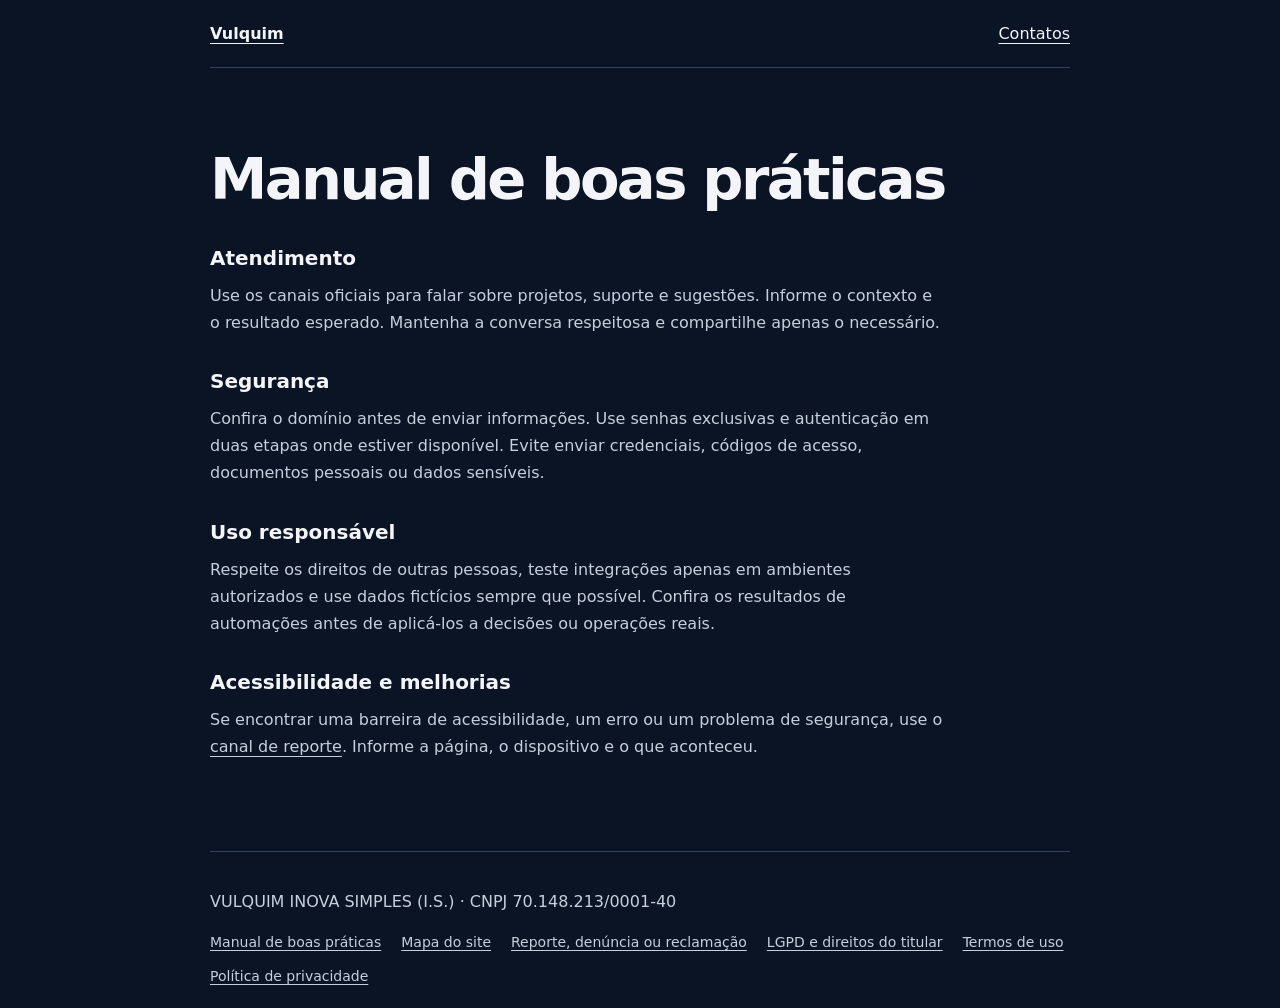
<file: boas-praticas/index.html>
<!doctype html>
<html lang="pt-BR">
<head>
  <meta charset="utf-8">
  <meta name="viewport" content="width=device-width, initial-scale=1">
  <meta name="description" content="Manual de boas práticas da Vulquim.">
  <title>Manual de boas práticas | Vulquim</title>
  <link rel="canonical" href="https://www.vulquim.com.br/boas-praticas/">
  <link rel="icon" href="../favicon.svg" type="image/svg+xml">
  <link rel="stylesheet" href="../site-institucional.css">
</head>
<body class="institutional-page">
  <header class="institutional-header">
    <a href="../" aria-label="Vulquim, página inicial">Vulquim</a>
    <a href="../#contatos">Contatos</a>
  </header>
  <main class="institutional-main">
    <h1>Manual de boas práticas</h1>
    <section>
      <h2>Atendimento</h2>
      <p>Use os canais oficiais para falar sobre projetos, suporte e sugestões. Informe o contexto e o resultado esperado. Mantenha a conversa respeitosa e compartilhe apenas o necessário.</p>
    </section>
    <section>
      <h2>Segurança</h2>
      <p>Confira o domínio antes de enviar informações. Use senhas exclusivas e autenticação em duas etapas onde estiver disponível. Evite enviar credenciais, códigos de acesso, documentos pessoais ou dados sensíveis.</p>
    </section>
    <section>
      <h2>Uso responsável</h2>
      <p>Respeite os direitos de outras pessoas, teste integrações apenas em ambientes autorizados e use dados fictícios sempre que possível. Confira os resultados de automações antes de aplicá-los a decisões ou operações reais.</p>
    </section>
    <section>
      <h2>Acessibilidade e melhorias</h2>
      <p>Se encontrar uma barreira de acessibilidade, um erro ou um problema de segurança, use o <a href="../reporte/">canal de reporte</a>. Informe a página, o dispositivo e o que aconteceu.</p>
    </section>
  </main>
  <footer class="institutional-footer">
    <p>VULQUIM INOVA SIMPLES (I.S.) · CNPJ 70.148.213/0001-40</p>
    <nav aria-label="Informações institucionais"><ul><li><a href="../boas-praticas/">Manual de boas práticas</a></li><li><a href="../mapa-do-site/">Mapa do site</a></li><li><a href="../reporte/">Reporte, denúncia ou reclamação</a></li><li><a href="../lgpd/">LGPD e direitos do titular</a></li><li><a href="../termos-de-uso/">Termos de uso</a></li><li><a href="../privacidade/">Política de privacidade</a></li></ul></nav>
  </footer>
</body>
</html>
</file>
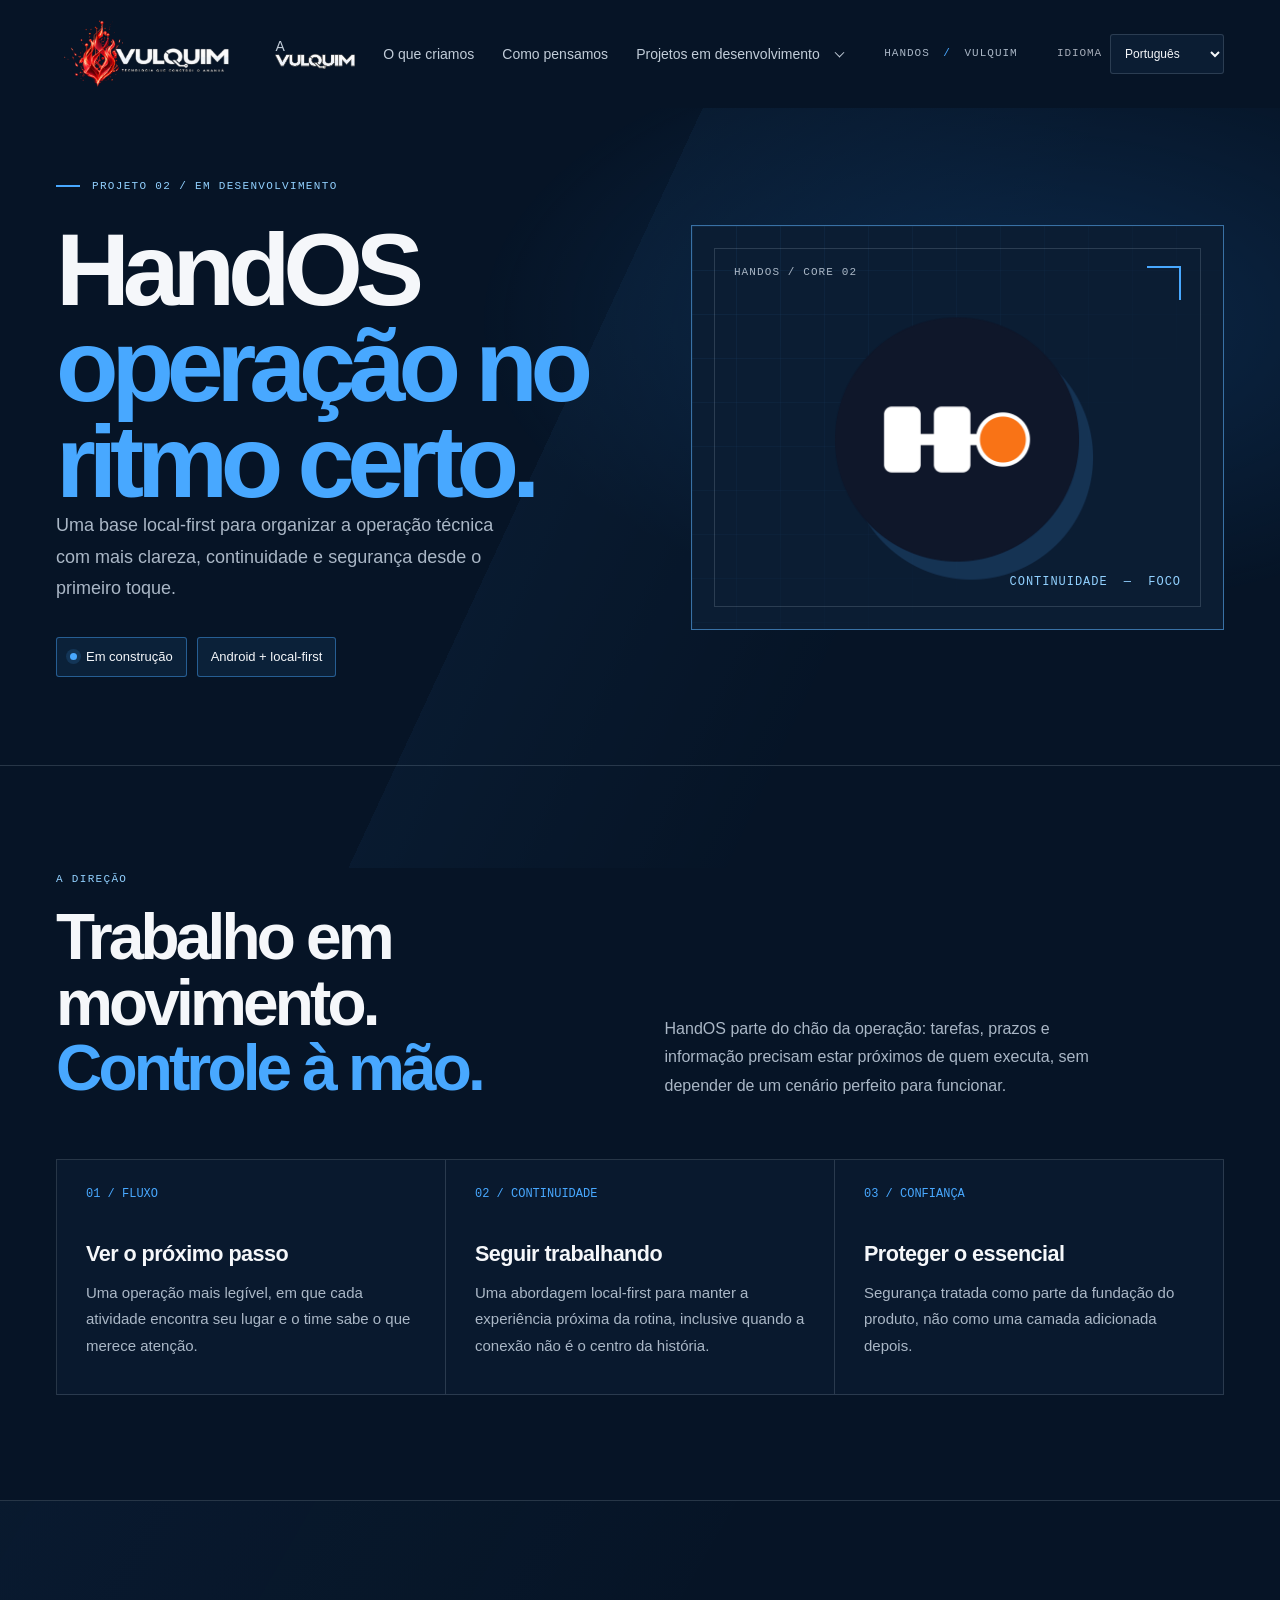
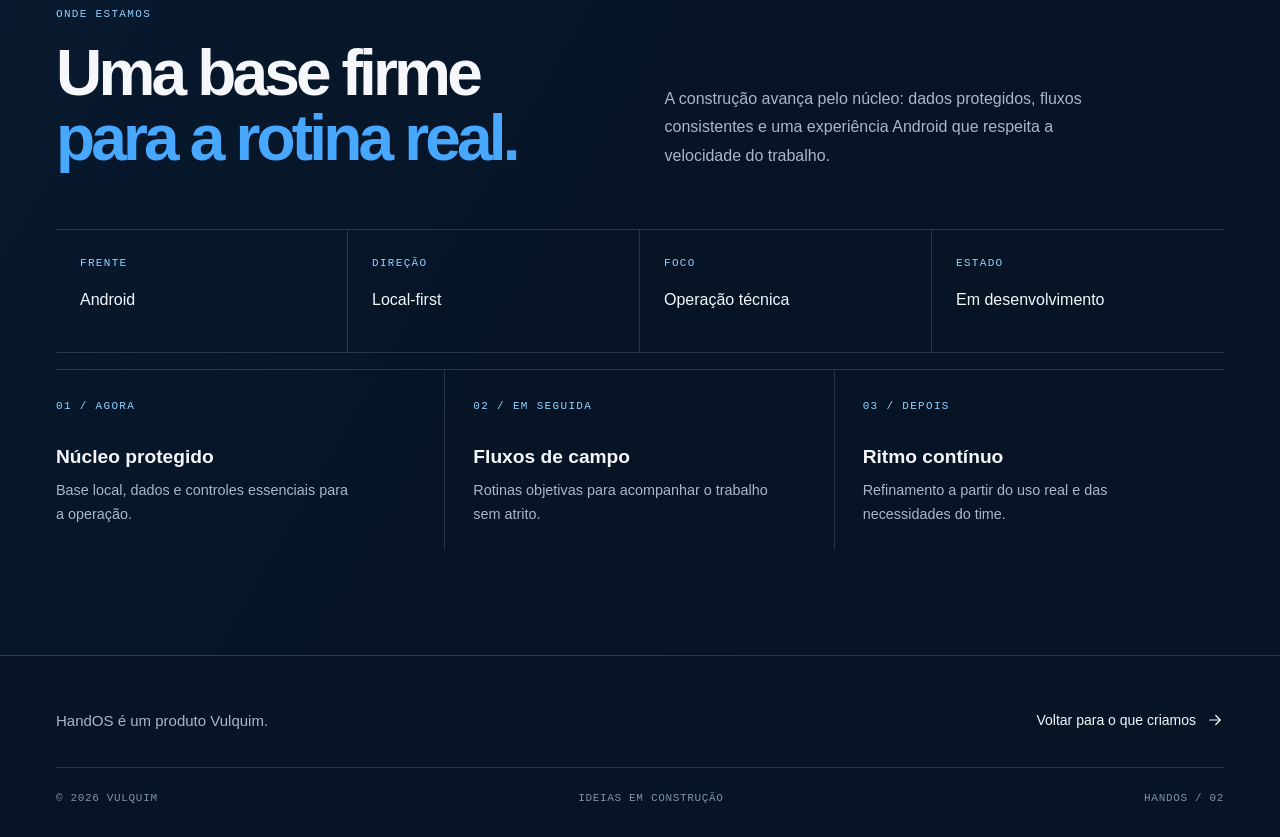
<file: HandOS/index.html>
<!doctype html>
<html lang="pt-BR">
<head>
  <meta charset="utf-8">
  <meta name="viewport" content="width=device-width, initial-scale=1">
  <meta name="theme-color" content="#061426">
  <meta name="color-scheme" content="dark">
  <meta name="description" content="HandOS: um projeto Vulquim para dar clareza e ritmo à operação técnica.">
  <meta property="og:type" content="website">
  <meta property="og:locale" content="pt_BR">
  <meta property="og:title" content="HandOS | Vulquim">
  <meta property="og:description" content="Operação no ritmo certo, com uma base local-first e segurança desde o começo.">
  <title>HandOS | Vulquim</title>
  <link rel="canonical" href="https://www.vulquim.com.br/HandOS/">
  <link rel="icon" href="../favicon.ico?v=2" sizes="any">
  <link rel="icon" type="image/png" sizes="32x32" href="../favicon-32x32.png?v=2">
  <link rel="apple-touch-icon" sizes="180x180" href="../apple-touch-icon.png?v=2">
  <link rel="stylesheet" href="../projetos.css">
  <link rel="stylesheet" href="../brand.css?v=2">
  <link rel="icon" type="image/svg+xml" href="../favicon.svg?v=2">
</head>
<body class="project-page project-handos" data-page="handos">
  <a class="skip-link" href="#conteudo">Ir para o conteúdo</a>

  <header class="site-header">
    <div class="header-inner">
      <a class="brand" href="../" aria-label="Vulquim, início">
        <img class="brand-logo" src="../vulquim-assinatura.webp" alt="Vulquim" width="1983" height="793">
      </a>
      <button class="menu-toggle" type="button" aria-controls="menu-principal" aria-expanded="false" aria-label="Abrir menu">
        <span class="menu-toggle-text">Menu</span><span class="menu-lines" aria-hidden="true"></span>
      </button>
      <nav class="main-nav" id="menu-principal" aria-label="Navegação principal">
        <a class="nav-essence" href="../index.html#essencia"><span class="nav-essence-prefix">A</span> <img class="brand-wordmark" src="../vulquim-wordmark.png" alt="Vulquim" decoding="async"></a>
        <a href="../index.html#atuacao">O que criamos</a>
        <a href="../index.html#principios">Como pensamos</a>
        <details class="nav-projects">
          <summary>Projetos em desenvolvimento</summary>
          <div class="nav-projects-menu">
            <a href="../Kerva" data-project="kerva">Kerva <span>finanças em construção</span></a>
            <a href="./" aria-current="page" data-project="handos">HandOS <span>operação no ritmo certo</span></a>
            <a href="../Sonetom/" data-project="sonetom">Sonetom <span>estúdio de áudio</span></a>
          </div>
        </details>
      </nav>
      <span class="header-note">HANDOS <span aria-hidden="true">/</span> VULQUIM</span>
      <div class="language-switcher">
        <label for="language-select">Idioma</label>
        <select id="language-select" data-language-select aria-label="Selecionar idioma">
          <option value="pt-BR">Português</option>
          <option value="en">English</option>
          <option value="es">Español</option>
          <option value="zh-CN">中文</option>
          <option value="ja">日本語</option>
        </select>
      </div>
    </div>
  </header>

  <main class="project-main" id="conteudo">
    <section class="project-hero" aria-labelledby="project-title">
      <div class="project-hero-inner">
        <div class="project-copy">
          <p class="project-kicker">PROJETO 02 / EM DESENVOLVIMENTO</p>
          <h1 id="project-title">HandOS<span>operação no ritmo certo.</span></h1>
          <p class="project-lead">Uma base local-first para organizar a operação técnica com mais clareza, continuidade e segurança desde o primeiro toque.</p>
          <div class="project-meta">
            <span class="project-status"><span class="project-status-dot" aria-hidden="true"></span>Em construção</span>
            <span class="project-status">Android + local-first</span>
          </div>
        </div>
        <div class="project-visual">
        <div class="project-hero-art" aria-label="Painel visual do projeto HandOS">
          <span class="hero-art-label">HANDOS / CORE 02</span>
          <img class="hero-art-mark-image hero-art-mark-image-handos" src="handos-badge.png" alt="" aria-hidden="true" width="512" height="512">
          <span class="hero-art-corner" aria-hidden="true"></span>
          <span class="hero-art-index">CONTINUIDADE &nbsp;—&nbsp; FOCO</span>
        </div>
        </div>
      </div>
    </section>

    <section class="project-section" aria-labelledby="handos-direcao">
      <div class="project-section-inner">
        <div class="project-section-heading">
          <div>
            <p class="project-label">A direção</p>
            <h2 id="handos-direcao">Trabalho em movimento.<br><span>Controle à mão.</span></h2>
          </div>
          <p>HandOS parte do chão da operação: tarefas, prazos e informação precisam estar próximos de quem executa, sem depender de um cenário perfeito para funcionar.</p>
        </div>
        <div class="project-grid">
          <article class="project-card"><span class="project-card-index">01 / FLUXO</span><h3>Ver o próximo passo</h3><p>Uma operação mais legível, em que cada atividade encontra seu lugar e o time sabe o que merece atenção.</p></article>
          <article class="project-card"><span class="project-card-index">02 / CONTINUIDADE</span><h3>Seguir trabalhando</h3><p>Uma abordagem local-first para manter a experiência próxima da rotina, inclusive quando a conexão não é o centro da história.</p></article>
          <article class="project-card"><span class="project-card-index">03 / CONFIANÇA</span><h3>Proteger o essencial</h3><p>Segurança tratada como parte da fundação do produto, não como uma camada adicionada depois.</p></article>
        </div>
      </div>
    </section>

    <section class="project-section" aria-labelledby="handos-frentes">
      <div class="project-section-inner">
        <div class="project-section-heading">
          <div>
            <p class="project-label">Onde estamos</p>
            <h2 id="handos-frentes">Uma base firme<br><span>para a rotina real.</span></h2>
          </div>
          <p>A construção avança pelo núcleo: dados protegidos, fluxos consistentes e uma experiência Android que respeita a velocidade do trabalho.</p>
        </div>
        <dl class="project-specs">
          <div><dt>Frente</dt><dd>Android</dd></div>
          <div><dt>Direção</dt><dd>Local-first</dd></div>
          <div><dt>Foco</dt><dd>Operação técnica</dd></div>
          <div><dt>Estado</dt><dd>Em desenvolvimento</dd></div>
        </dl>
        <div class="project-roadmap" aria-label="Etapas atuais do projeto HandOS">
          <article class="project-step"><span class="project-step-index">01 / agora</span><h3>Núcleo protegido</h3><p>Base local, dados e controles essenciais para a operação.</p></article>
          <article class="project-step"><span class="project-step-index">02 / em seguida</span><h3>Fluxos de campo</h3><p>Rotinas objetivas para acompanhar o trabalho sem atrito.</p></article>
          <article class="project-step"><span class="project-step-index">03 / depois</span><h3>Ritmo contínuo</h3><p>Refinamento a partir do uso real e das necessidades do time.</p></article>
        </div>
      </div>
    </section>
  </main>

  <footer class="project-footer">
    <div class="project-section-inner">
      <div class="project-footer-main">
        <p>HandOS é um produto Vulquim.</p>
        <a class="project-back" href="../index.html#atuacao">Voltar para o que criamos <svg viewBox="0 0 24 24" aria-hidden="true"><path d="M5 12h14m-6-6 6 6-6 6"/></svg></a>
      </div>
      <div class="project-footer-bottom"><span>© 2026 VULQUIM</span><span>IDEIAS EM CONSTRUÇÃO</span><span>HANDOS / 02</span></div>
    </div>
  </footer>

  <script>
    (() => {
      'use strict';
      document.documentElement.classList.add('js');
      const button = document.querySelector('.menu-toggle');
      const menu = document.querySelector('.main-nav');
      const mobile = window.matchMedia('(max-width: 760px)');
      const setMenu = (open) => {
        button.setAttribute('aria-expanded', String(open));
        button.setAttribute('aria-label', window.vulquimI18n ? window.vulquimI18n.t(open ? 'menu.close' : 'menu.open') : (open ? 'Fechar menu' : 'Abrir menu'));
        menu.classList.toggle('is-open', open);
      };
      button.addEventListener('click', () => setMenu(button.getAttribute('aria-expanded') !== 'true'));
      menu.addEventListener('click', (event) => { if (mobile.matches && event.target.closest('a')) setMenu(false); });
      document.addEventListener('keydown', (event) => { if (event.key === 'Escape') setMenu(false); });
      mobile.addEventListener('change', () => setMenu(false));
    })();
  </script>
  <script src="../site-interactions.js"></script>
<script src="../site-language.js?v=2"></script>
</body>
</html>
</file>
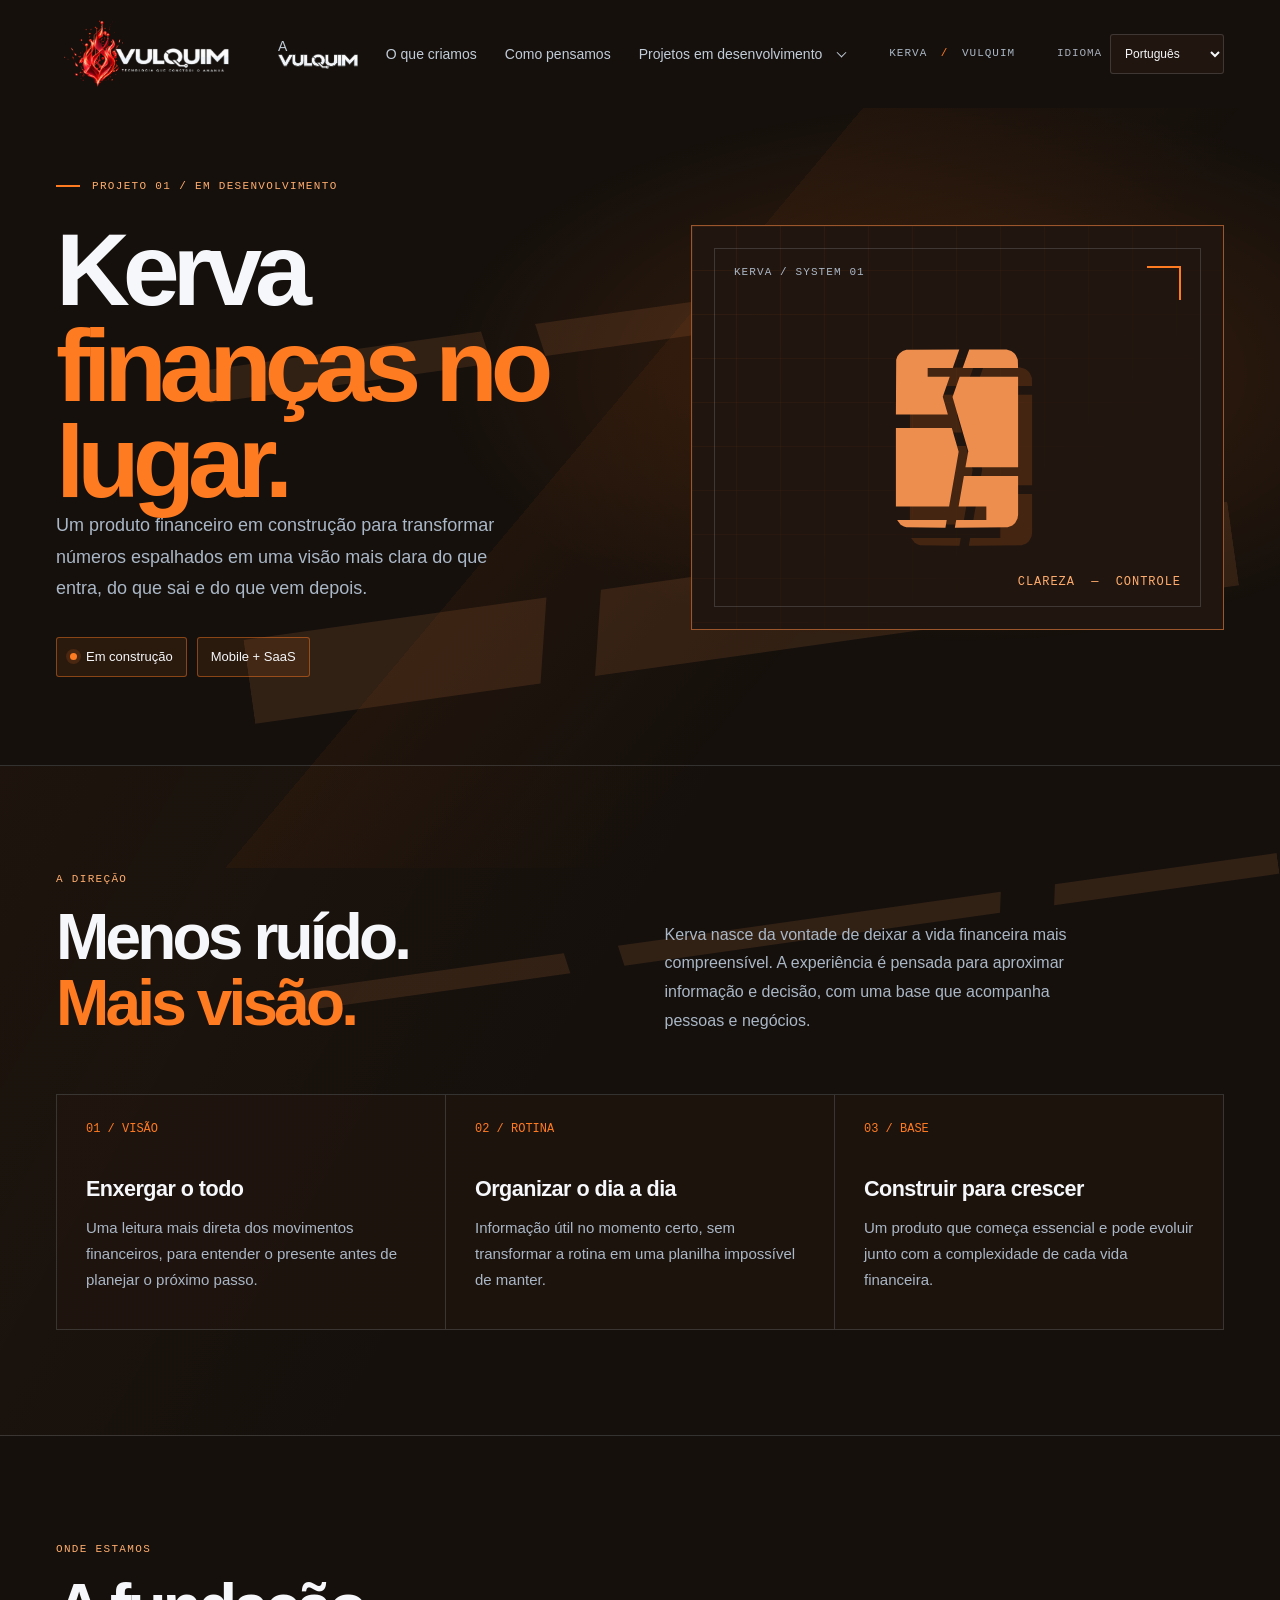
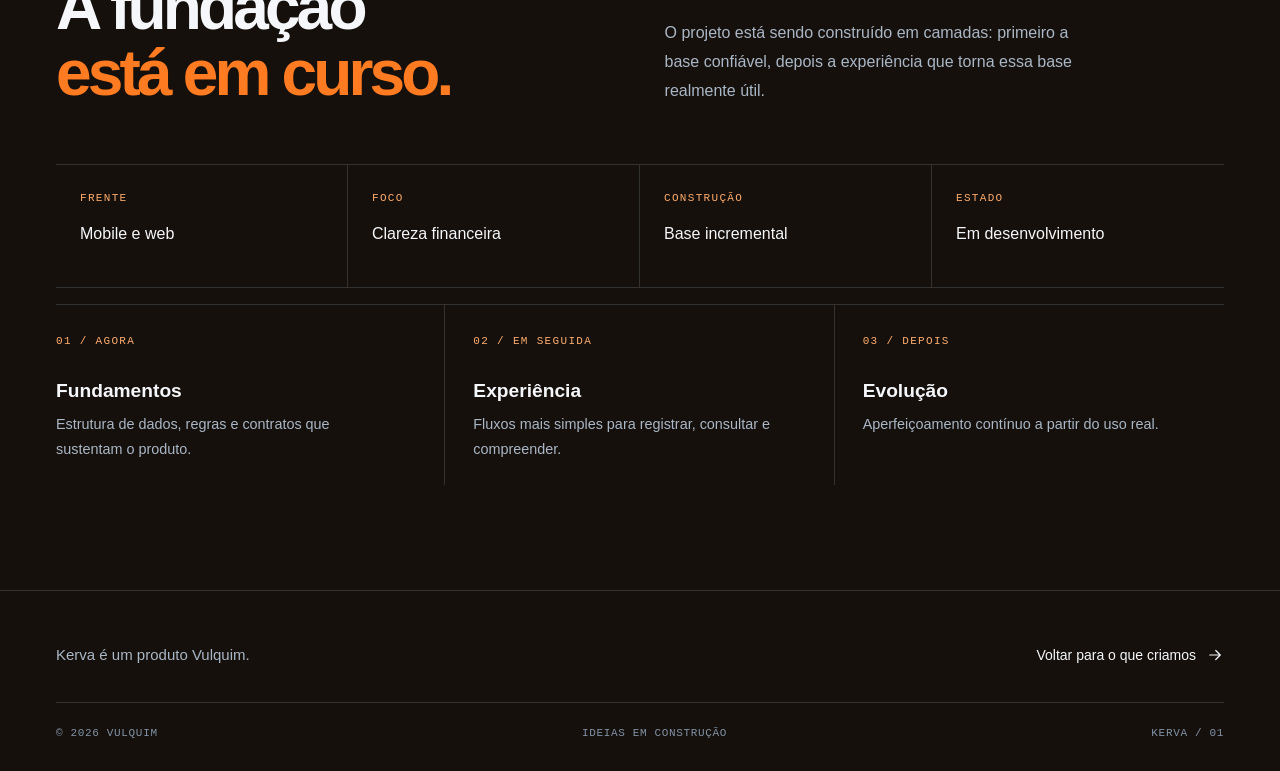
<file: Kerva/index.html>
<!doctype html>
<html lang="pt-BR">
<head>
  <meta charset="utf-8">
  <meta name="viewport" content="width=device-width, initial-scale=1">
  <meta name="theme-color" content="#15100c">
  <meta name="color-scheme" content="dark">
  <meta name="description" content="Kerva: um projeto Vulquim para trazer mais clareza à vida financeira de pessoas e negócios.">
  <meta property="og:type" content="website">
  <meta property="og:locale" content="pt_BR">
  <meta property="og:title" content="Kerva | Vulquim">
  <meta property="og:description" content="Finanças em construção, com clareza para o que entra, o que sai e o que vem depois.">
  <title>Kerva | Vulquim</title>
  <link rel="canonical" href="https://www.vulquim.com.br/Kerva/">
  <link rel="icon" href="../favicon.ico?v=2" sizes="any">
  <link rel="icon" type="image/png" sizes="32x32" href="../favicon-32x32.png?v=2">
  <link rel="apple-touch-icon" sizes="180x180" href="../apple-touch-icon.png?v=2">
  <link rel="stylesheet" href="../projetos.css">
  <link rel="stylesheet" href="../brand.css?v=2">
  <link rel="icon" type="image/svg+xml" href="../favicon.svg?v=2">
</head>
<body class="project-page project-kerva" data-page="kerva">
  <a class="skip-link" href="#conteudo">Ir para o conteúdo</a>

  <header class="site-header">
    <div class="header-inner">
      <a class="brand" href="../" aria-label="Vulquim, início">
        <img class="brand-logo" src="../vulquim-assinatura.webp" alt="Vulquim" width="1983" height="793">
      </a>
      <button class="menu-toggle" type="button" aria-controls="menu-principal" aria-expanded="false" aria-label="Abrir menu">
        <span class="menu-toggle-text">Menu</span><span class="menu-lines" aria-hidden="true"></span>
      </button>
      <nav class="main-nav" id="menu-principal" aria-label="Navegação principal">
        <a class="nav-essence" href="../index.html#essencia"><span class="nav-essence-prefix">A</span> <img class="brand-wordmark" src="../vulquim-wordmark.png" alt="Vulquim" decoding="async"></a>
        <a href="../index.html#atuacao">O que criamos</a>
        <a href="../index.html#principios">Como pensamos</a>
        <details class="nav-projects">
          <summary>Projetos em desenvolvimento</summary>
          <div class="nav-projects-menu">
            <a href="../HandOS/" data-project="handos">HandOS <span>operação no ritmo certo</span></a>
            <a href="./" aria-current="page" data-project="kerva">Kerva <span>finanças em construção</span></a>
            <a href="../Sonetom/" data-project="sonetom">Sonetom <span>estúdio de áudio</span></a>
          </div>
        </details>
      </nav>
      <span class="header-note">KERVA <span aria-hidden="true">/</span> VULQUIM</span>
      <div class="language-switcher">
        <label for="language-select">Idioma</label>
        <select id="language-select" data-language-select aria-label="Selecionar idioma">
          <option value="pt-BR">Português</option>
          <option value="en">English</option>
          <option value="es">Español</option>
          <option value="zh-CN">中文</option>
          <option value="ja">日本語</option>
        </select>
      </div>
    </div>
  </header>

  <main class="project-main" id="conteudo">
    <div class="kerva-grafismo" aria-hidden="true"></div>
    <section class="project-hero" aria-labelledby="project-title">
      <div class="project-hero-inner">
        <div class="project-copy">
          <p class="project-kicker">PROJETO 01 / EM DESENVOLVIMENTO</p>
          <h1 id="project-title">Kerva<span>finanças no lugar.</span></h1>
          <p class="project-lead">Um produto financeiro em construção para transformar números espalhados em uma visão mais clara do que entra, do que sai e do que vem depois.</p>
          <div class="project-meta">
            <span class="project-status"><span class="project-status-dot" aria-hidden="true"></span>Em construção</span>
            <span class="project-status">Mobile + SaaS</span>
          </div>
        </div>
        <div class="project-visual">
        <div class="project-hero-art" aria-label="Painel visual do projeto Kerva">
          <span class="hero-art-label">KERVA / SYSTEM 01</span>
          <img class="hero-art-mark-image" src="kerva-talha.svg" alt="" aria-hidden="true" width="320" height="320">
          <span class="hero-art-corner" aria-hidden="true"></span>
          <span class="hero-art-index">CLAREZA &nbsp;—&nbsp; CONTROLE</span>
        </div>
        </div>
      </div>
    </section>

    <section class="project-section" aria-labelledby="kerva-direcao">
      <div class="project-section-inner">
        <div class="project-section-heading">
          <div>
            <p class="project-label">A direção</p>
            <h2 id="kerva-direcao">Menos ruído.<br><span>Mais visão.</span></h2>
          </div>
          <p>Kerva nasce da vontade de deixar a vida financeira mais compreensível. A experiência é pensada para aproximar informação e decisão, com uma base que acompanha pessoas e negócios.</p>
        </div>
        <div class="project-grid">
          <article class="project-card"><span class="project-card-index">01 / VISÃO</span><h3>Enxergar o todo</h3><p>Uma leitura mais direta dos movimentos financeiros, para entender o presente antes de planejar o próximo passo.</p></article>
          <article class="project-card"><span class="project-card-index">02 / ROTINA</span><h3>Organizar o dia a dia</h3><p>Informação útil no momento certo, sem transformar a rotina em uma planilha impossível de manter.</p></article>
          <article class="project-card"><span class="project-card-index">03 / BASE</span><h3>Construir para crescer</h3><p>Um produto que começa essencial e pode evoluir junto com a complexidade de cada vida financeira.</p></article>
        </div>
      </div>
    </section>

    <section class="project-section" aria-labelledby="kerva-frentes">
      <div class="project-section-inner">
        <div class="project-section-heading">
          <div>
            <p class="project-label">Onde estamos</p>
            <h2 id="kerva-frentes">A fundação<br><span>está em curso.</span></h2>
          </div>
          <p>O projeto está sendo construído em camadas: primeiro a base confiável, depois a experiência que torna essa base realmente útil.</p>
        </div>
        <dl class="project-specs">
          <div><dt>Frente</dt><dd>Mobile e web</dd></div>
          <div><dt>Foco</dt><dd>Clareza financeira</dd></div>
          <div><dt>Construção</dt><dd>Base incremental</dd></div>
          <div><dt>Estado</dt><dd>Em desenvolvimento</dd></div>
        </dl>
        <div class="project-roadmap" aria-label="Etapas atuais do projeto Kerva">
          <article class="project-step"><span class="project-step-index">01 / agora</span><h3>Fundamentos</h3><p>Estrutura de dados, regras e contratos que sustentam o produto.</p></article>
          <article class="project-step"><span class="project-step-index">02 / em seguida</span><h3>Experiência</h3><p>Fluxos mais simples para registrar, consultar e compreender.</p></article>
          <article class="project-step"><span class="project-step-index">03 / depois</span><h3>Evolução</h3><p>Aperfeiçoamento contínuo a partir do uso real.</p></article>
        </div>
      </div>
    </section>
  </main>

  <footer class="project-footer">
    <div class="project-section-inner">
      <div class="project-footer-main">
        <p>Kerva é um produto Vulquim.</p>
        <a class="project-back" href="../index.html#atuacao">Voltar para o que criamos <svg viewBox="0 0 24 24" aria-hidden="true"><path d="M5 12h14m-6-6 6 6-6 6"/></svg></a>
      </div>
      <div class="project-footer-bottom"><span>© 2026 VULQUIM</span><span>IDEIAS EM CONSTRUÇÃO</span><span>KERVA / 01</span></div>
    </div>
  </footer>

  <script>
    (() => {
      'use strict';
      document.documentElement.classList.add('js');
      const button = document.querySelector('.menu-toggle');
      const menu = document.querySelector('.main-nav');
      const mobile = window.matchMedia('(max-width: 760px)');
      const setMenu = (open) => {
        button.setAttribute('aria-expanded', String(open));
        button.setAttribute('aria-label', window.vulquimI18n ? window.vulquimI18n.t(open ? 'menu.close' : 'menu.open') : (open ? 'Fechar menu' : 'Abrir menu'));
        menu.classList.toggle('is-open', open);
      };
      button.addEventListener('click', () => setMenu(button.getAttribute('aria-expanded') !== 'true'));
      menu.addEventListener('click', (event) => { if (mobile.matches && event.target.closest('a')) setMenu(false); });
      document.addEventListener('keydown', (event) => { if (event.key === 'Escape') setMenu(false); });
      mobile.addEventListener('change', () => setMenu(false));
    })();
  </script>
  <script src="../site-interactions.js"></script>
<script src="../site-language.js?v=2"></script>
</body>
</html>
</file>
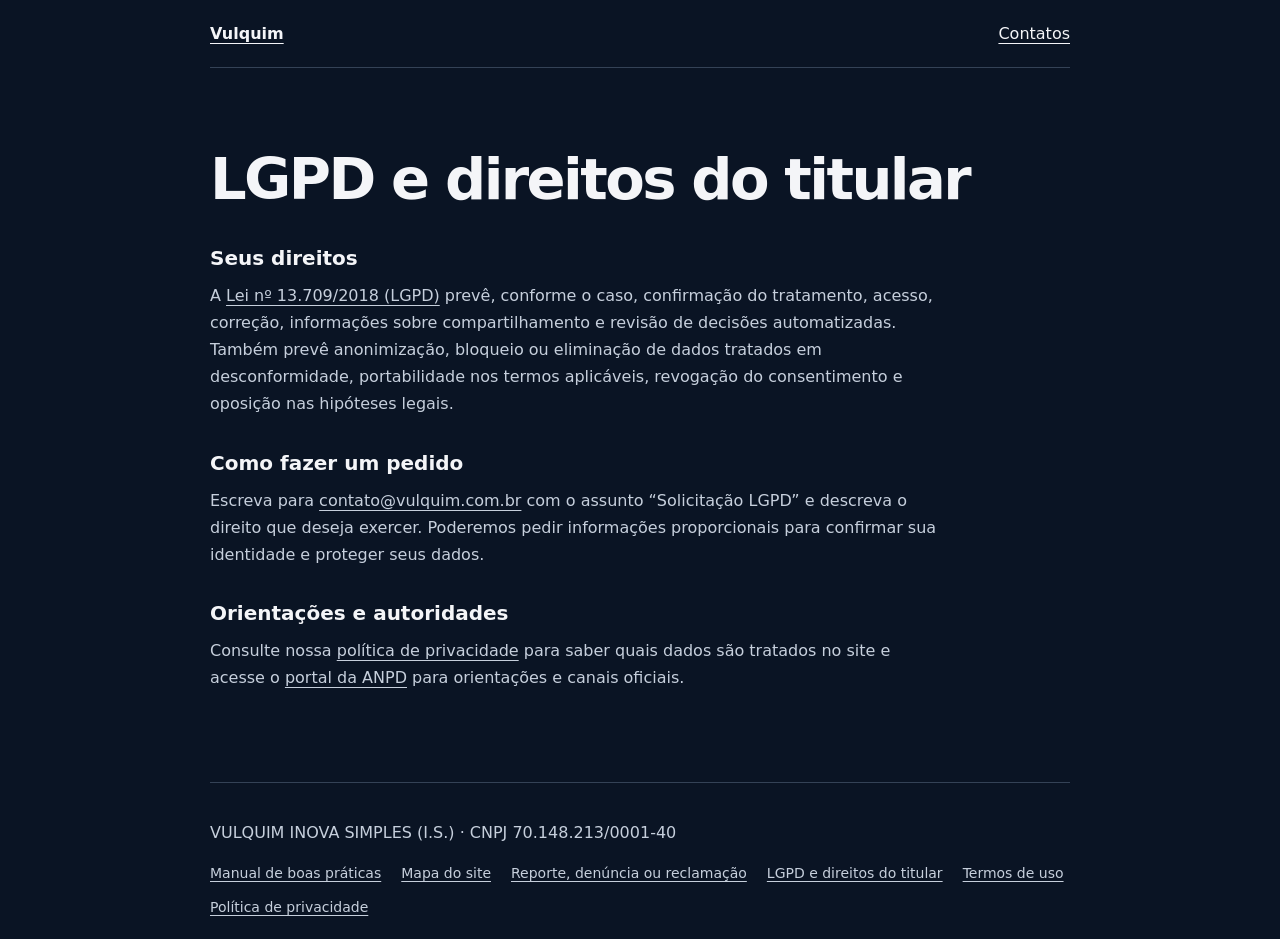
<file: lgpd/index.html>
<!doctype html>
<html lang="pt-BR">
<head>
  <meta charset="utf-8">
  <meta name="viewport" content="width=device-width, initial-scale=1">
  <meta name="description" content="LGPD e direitos do titular da Vulquim.">
  <title>LGPD e direitos do titular | Vulquim</title>
  <link rel="canonical" href="https://www.vulquim.com.br/lgpd/">
  <link rel="icon" href="../favicon.svg" type="image/svg+xml">
  <link rel="stylesheet" href="../site-institucional.css">
</head>
<body class="institutional-page">
  <header class="institutional-header">
    <a href="../" aria-label="Vulquim, página inicial">Vulquim</a>
    <a href="../#contatos">Contatos</a>
  </header>
  <main class="institutional-main">
    <h1>LGPD e direitos do titular</h1>
    <section>
      <h2>Seus direitos</h2>
      <p>A <a href="https://www.planalto.gov.br/ccivil_03/_ato2015-2018/2018/lei/l13709.htm">Lei nº 13.709/2018 (LGPD)</a> prevê, conforme o caso, confirmação do tratamento, acesso, correção, informações sobre compartilhamento e revisão de decisões automatizadas. Também prevê anonimização, bloqueio ou eliminação de dados tratados em desconformidade, portabilidade nos termos aplicáveis, revogação do consentimento e oposição nas hipóteses legais.</p>
    </section>
    <section>
      <h2>Como fazer um pedido</h2>
      <p>Escreva para <a href="mailto:contato@vulquim.com.br?subject=Solicita%C3%A7%C3%A3o%20LGPD">contato@vulquim.com.br</a> com o assunto “Solicitação LGPD” e descreva o direito que deseja exercer. Poderemos pedir informações proporcionais para confirmar sua identidade e proteger seus dados.</p>
    </section>
    <section>
      <h2>Orientações e autoridades</h2>
      <p>Consulte nossa <a href="../privacidade/">política de privacidade</a> para saber quais dados são tratados no site e acesse o <a href="https://www.gov.br/anpd/pt-br">portal da ANPD</a> para orientações e canais oficiais.</p>
    </section>
  </main>
  <footer class="institutional-footer">
    <p>VULQUIM INOVA SIMPLES (I.S.) · CNPJ 70.148.213/0001-40</p>
    <nav aria-label="Informações institucionais"><ul><li><a href="../boas-praticas/">Manual de boas práticas</a></li><li><a href="../mapa-do-site/">Mapa do site</a></li><li><a href="../reporte/">Reporte, denúncia ou reclamação</a></li><li><a href="../lgpd/">LGPD e direitos do titular</a></li><li><a href="../termos-de-uso/">Termos de uso</a></li><li><a href="../privacidade/">Política de privacidade</a></li></ul></nav>
  </footer>
</body>
</html>
</file>
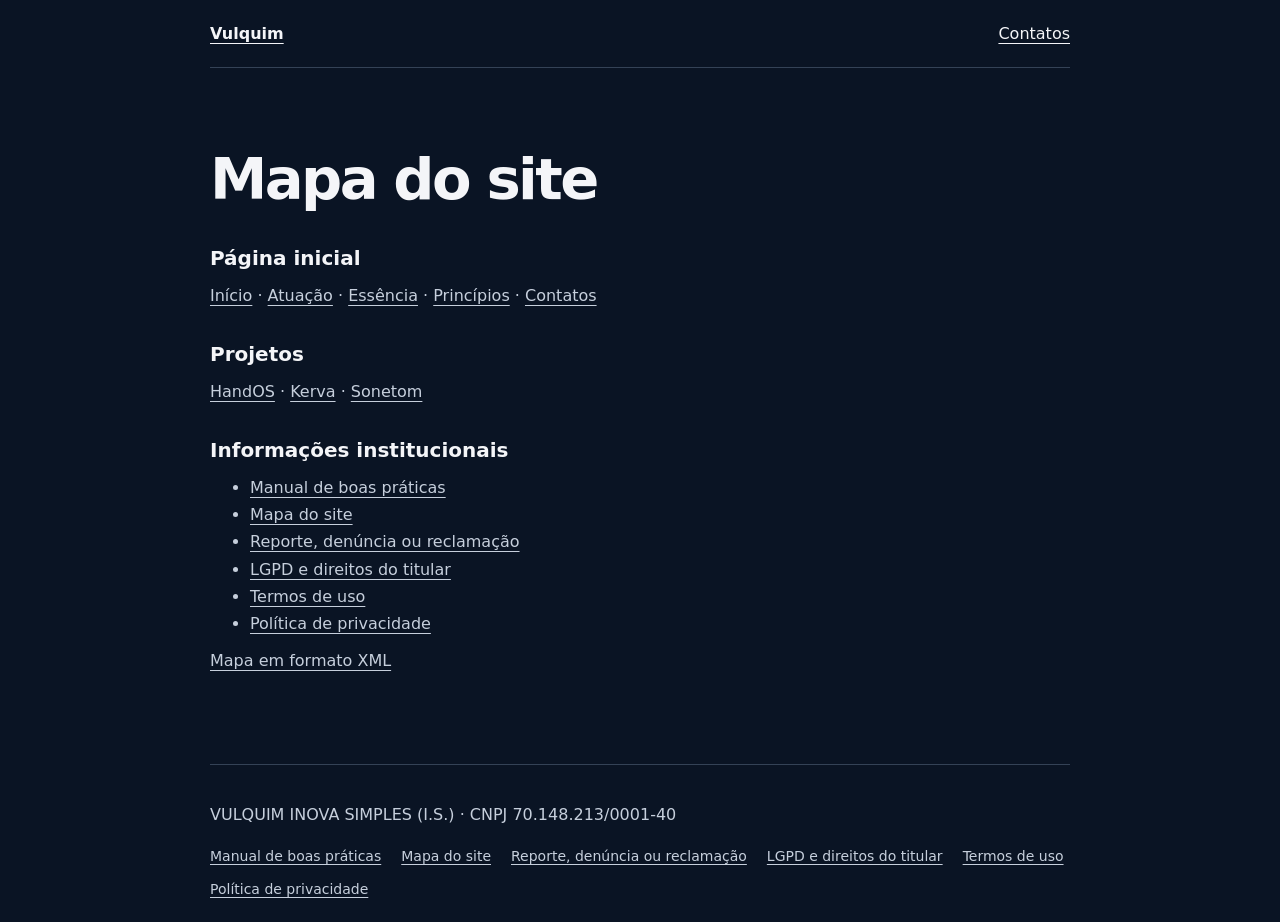
<file: mapa-do-site/index.html>
<!doctype html>
<html lang="pt-BR">
<head>
  <meta charset="utf-8">
  <meta name="viewport" content="width=device-width, initial-scale=1">
  <meta name="description" content="Mapa do site da Vulquim.">
  <title>Mapa do site | Vulquim</title>
  <link rel="canonical" href="https://www.vulquim.com.br/mapa-do-site/">
  <link rel="icon" href="../favicon.svg" type="image/svg+xml">
  <link rel="stylesheet" href="../site-institucional.css">
</head>
<body class="institutional-page">
  <header class="institutional-header">
    <a href="../" aria-label="Vulquim, página inicial">Vulquim</a>
    <a href="../#contatos">Contatos</a>
  </header>
  <main class="institutional-main">
    <h1>Mapa do site</h1>
    <section>
      <h2>Página inicial</h2>
      <p><a href="../">Início</a> · <a href="../#atuacao">Atuação</a> · <a href="../#essencia">Essência</a> · <a href="../#principios">Princípios</a> · <a href="../#contatos">Contatos</a></p>
    </section>
    <section>
      <h2>Projetos</h2>
      <p><a href="../HandOS/">HandOS</a> · <a href="../Kerva/">Kerva</a> · <a href="../Sonetom/">Sonetom</a></p>
    </section>
    <section>
      <h2>Informações institucionais</h2>
      <ul><li><a href="../boas-praticas/">Manual de boas práticas</a></li><li><a href="../mapa-do-site/">Mapa do site</a></li><li><a href="../reporte/">Reporte, denúncia ou reclamação</a></li><li><a href="../lgpd/">LGPD e direitos do titular</a></li><li><a href="../termos-de-uso/">Termos de uso</a></li><li><a href="../privacidade/">Política de privacidade</a></li></ul><p><a href="../sitemap.xml">Mapa em formato XML</a></p>
    </section>
  </main>
  <footer class="institutional-footer">
    <p>VULQUIM INOVA SIMPLES (I.S.) · CNPJ 70.148.213/0001-40</p>
    <nav aria-label="Informações institucionais"><ul><li><a href="../boas-praticas/">Manual de boas práticas</a></li><li><a href="../mapa-do-site/">Mapa do site</a></li><li><a href="../reporte/">Reporte, denúncia ou reclamação</a></li><li><a href="../lgpd/">LGPD e direitos do titular</a></li><li><a href="../termos-de-uso/">Termos de uso</a></li><li><a href="../privacidade/">Política de privacidade</a></li></ul></nav>
  </footer>
</body>
</html>
</file>
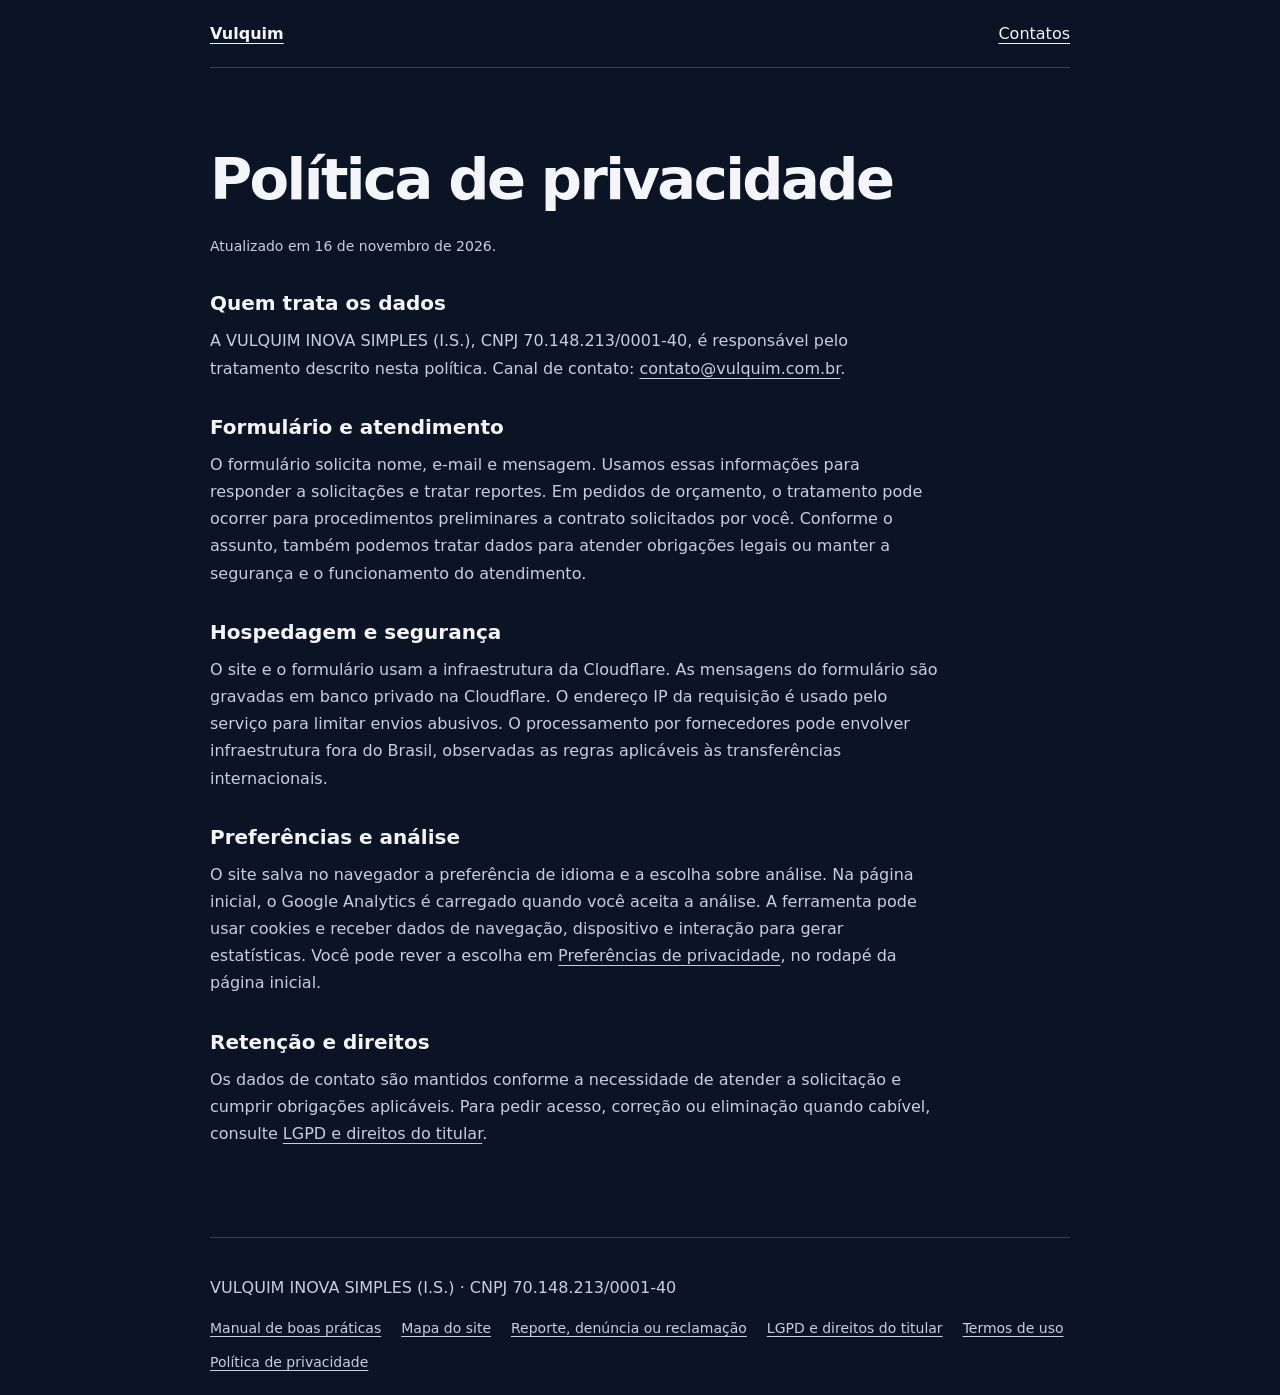
<file: privacidade/index.html>
<!doctype html>
<html lang="pt-BR">
<head>
  <meta charset="utf-8">
  <meta name="viewport" content="width=device-width, initial-scale=1">
  <meta name="description" content="Política de privacidade da Vulquim.">
  <title>Política de privacidade | Vulquim</title>
  <link rel="canonical" href="https://www.vulquim.com.br/privacidade/">
  <link rel="icon" href="../favicon.svg" type="image/svg+xml">
  <link rel="stylesheet" href="../site-institucional.css">
</head>
<body class="institutional-page">
  <header class="institutional-header">
    <a href="../" aria-label="Vulquim, página inicial">Vulquim</a>
    <a href="../#contatos">Contatos</a>
  </header>
  <main class="institutional-main">
    <h1>Política de privacidade</h1>
    <p class="institutional-date">Atualizado em 16 de novembro de 2026.</p>
    <section>
      <h2>Quem trata os dados</h2>
      <p>A VULQUIM INOVA SIMPLES (I.S.), CNPJ 70.148.213/0001-40, é responsável pelo tratamento descrito nesta política. Canal de contato: <a href="mailto:contato@vulquim.com.br">contato@vulquim.com.br</a>.</p>
    </section>
    <section>
      <h2>Formulário e atendimento</h2>
      <p>O formulário solicita nome, e-mail e mensagem. Usamos essas informações para responder a solicitações e tratar reportes. Em pedidos de orçamento, o tratamento pode ocorrer para procedimentos preliminares a contrato solicitados por você. Conforme o assunto, também podemos tratar dados para atender obrigações legais ou manter a segurança e o funcionamento do atendimento.</p>
    </section>
    <section>
      <h2>Hospedagem e segurança</h2>
      <p>O site e o formulário usam a infraestrutura da Cloudflare. As mensagens do formulário são gravadas em banco privado na Cloudflare. O endereço IP da requisição é usado pelo serviço para limitar envios abusivos. O processamento por fornecedores pode envolver infraestrutura fora do Brasil, observadas as regras aplicáveis às transferências internacionais.</p>
    </section>
    <section>
      <h2>Preferências e análise</h2>
      <p>O site salva no navegador a preferência de idioma e a escolha sobre análise. Na página inicial, o Google Analytics é carregado quando você aceita a análise. A ferramenta pode usar cookies e receber dados de navegação, dispositivo e interação para gerar estatísticas. Você pode rever a escolha em <a href="../#privacy-preferences">Preferências de privacidade</a>, no rodapé da página inicial.</p>
    </section>
    <section>
      <h2>Retenção e direitos</h2>
      <p>Os dados de contato são mantidos conforme a necessidade de atender a solicitação e cumprir obrigações aplicáveis. Para pedir acesso, correção ou eliminação quando cabível, consulte <a href="../lgpd/">LGPD e direitos do titular</a>.</p>
    </section>
  </main>
  <footer class="institutional-footer">
    <p>VULQUIM INOVA SIMPLES (I.S.) · CNPJ 70.148.213/0001-40</p>
    <nav aria-label="Informações institucionais"><ul><li><a href="../boas-praticas/">Manual de boas práticas</a></li><li><a href="../mapa-do-site/">Mapa do site</a></li><li><a href="../reporte/">Reporte, denúncia ou reclamação</a></li><li><a href="../lgpd/">LGPD e direitos do titular</a></li><li><a href="../termos-de-uso/">Termos de uso</a></li><li><a href="../privacidade/">Política de privacidade</a></li></ul></nav>
  </footer>
</body>
</html>
</file>
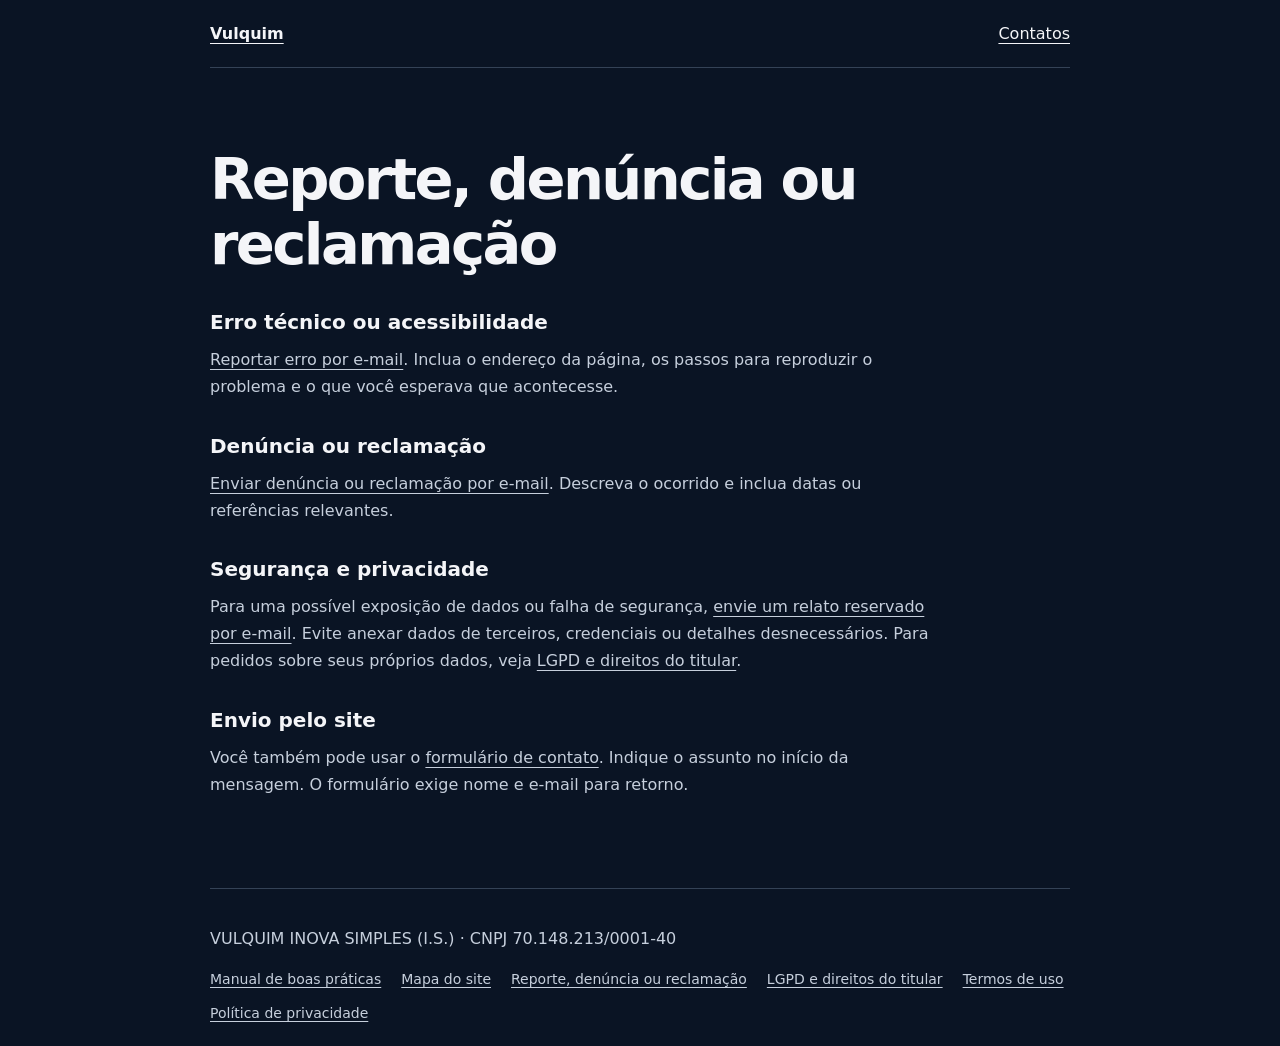
<file: reporte/index.html>
<!doctype html>
<html lang="pt-BR">
<head>
  <meta charset="utf-8">
  <meta name="viewport" content="width=device-width, initial-scale=1">
  <meta name="description" content="Reporte, denúncia ou reclamação da Vulquim.">
  <title>Reporte, denúncia ou reclamação | Vulquim</title>
  <link rel="canonical" href="https://www.vulquim.com.br/reporte/">
  <link rel="icon" href="../favicon.svg" type="image/svg+xml">
  <link rel="stylesheet" href="../site-institucional.css">
</head>
<body class="institutional-page">
  <header class="institutional-header">
    <a href="../" aria-label="Vulquim, página inicial">Vulquim</a>
    <a href="../#contatos">Contatos</a>
  </header>
  <main class="institutional-main">
    <h1>Reporte, denúncia ou reclamação</h1>
    <section>
      <h2>Erro técnico ou acessibilidade</h2>
      <p><a href="mailto:suporte@vulquim.com.br?subject=Reporte%20de%20erro">Reportar erro por e-mail</a>. Inclua o endereço da página, os passos para reproduzir o problema e o que você esperava que acontecesse.</p>
    </section>
    <section>
      <h2>Denúncia ou reclamação</h2>
      <p><a href="mailto:contato@vulquim.com.br?subject=Den%C3%BAncia%20ou%20reclama%C3%A7%C3%A3o">Enviar denúncia ou reclamação por e-mail</a>. Descreva o ocorrido e inclua datas ou referências relevantes.</p>
    </section>
    <section>
      <h2>Segurança e privacidade</h2>
      <p>Para uma possível exposição de dados ou falha de segurança, <a href="mailto:contato@vulquim.com.br?subject=Reporte%20de%20seguran%C3%A7a%20ou%20privacidade">envie um relato reservado por e-mail</a>. Evite anexar dados de terceiros, credenciais ou detalhes desnecessários. Para pedidos sobre seus próprios dados, veja <a href="../lgpd/">LGPD e direitos do titular</a>.</p>
    </section>
    <section>
      <h2>Envio pelo site</h2>
      <p>Você também pode usar o <a href="../#contatos">formulário de contato</a>. Indique o assunto no início da mensagem. O formulário exige nome e e-mail para retorno.</p>
    </section>
  </main>
  <footer class="institutional-footer">
    <p>VULQUIM INOVA SIMPLES (I.S.) · CNPJ 70.148.213/0001-40</p>
    <nav aria-label="Informações institucionais"><ul><li><a href="../boas-praticas/">Manual de boas práticas</a></li><li><a href="../mapa-do-site/">Mapa do site</a></li><li><a href="../reporte/">Reporte, denúncia ou reclamação</a></li><li><a href="../lgpd/">LGPD e direitos do titular</a></li><li><a href="../termos-de-uso/">Termos de uso</a></li><li><a href="../privacidade/">Política de privacidade</a></li></ul></nav>
  </footer>
</body>
</html>
</file>
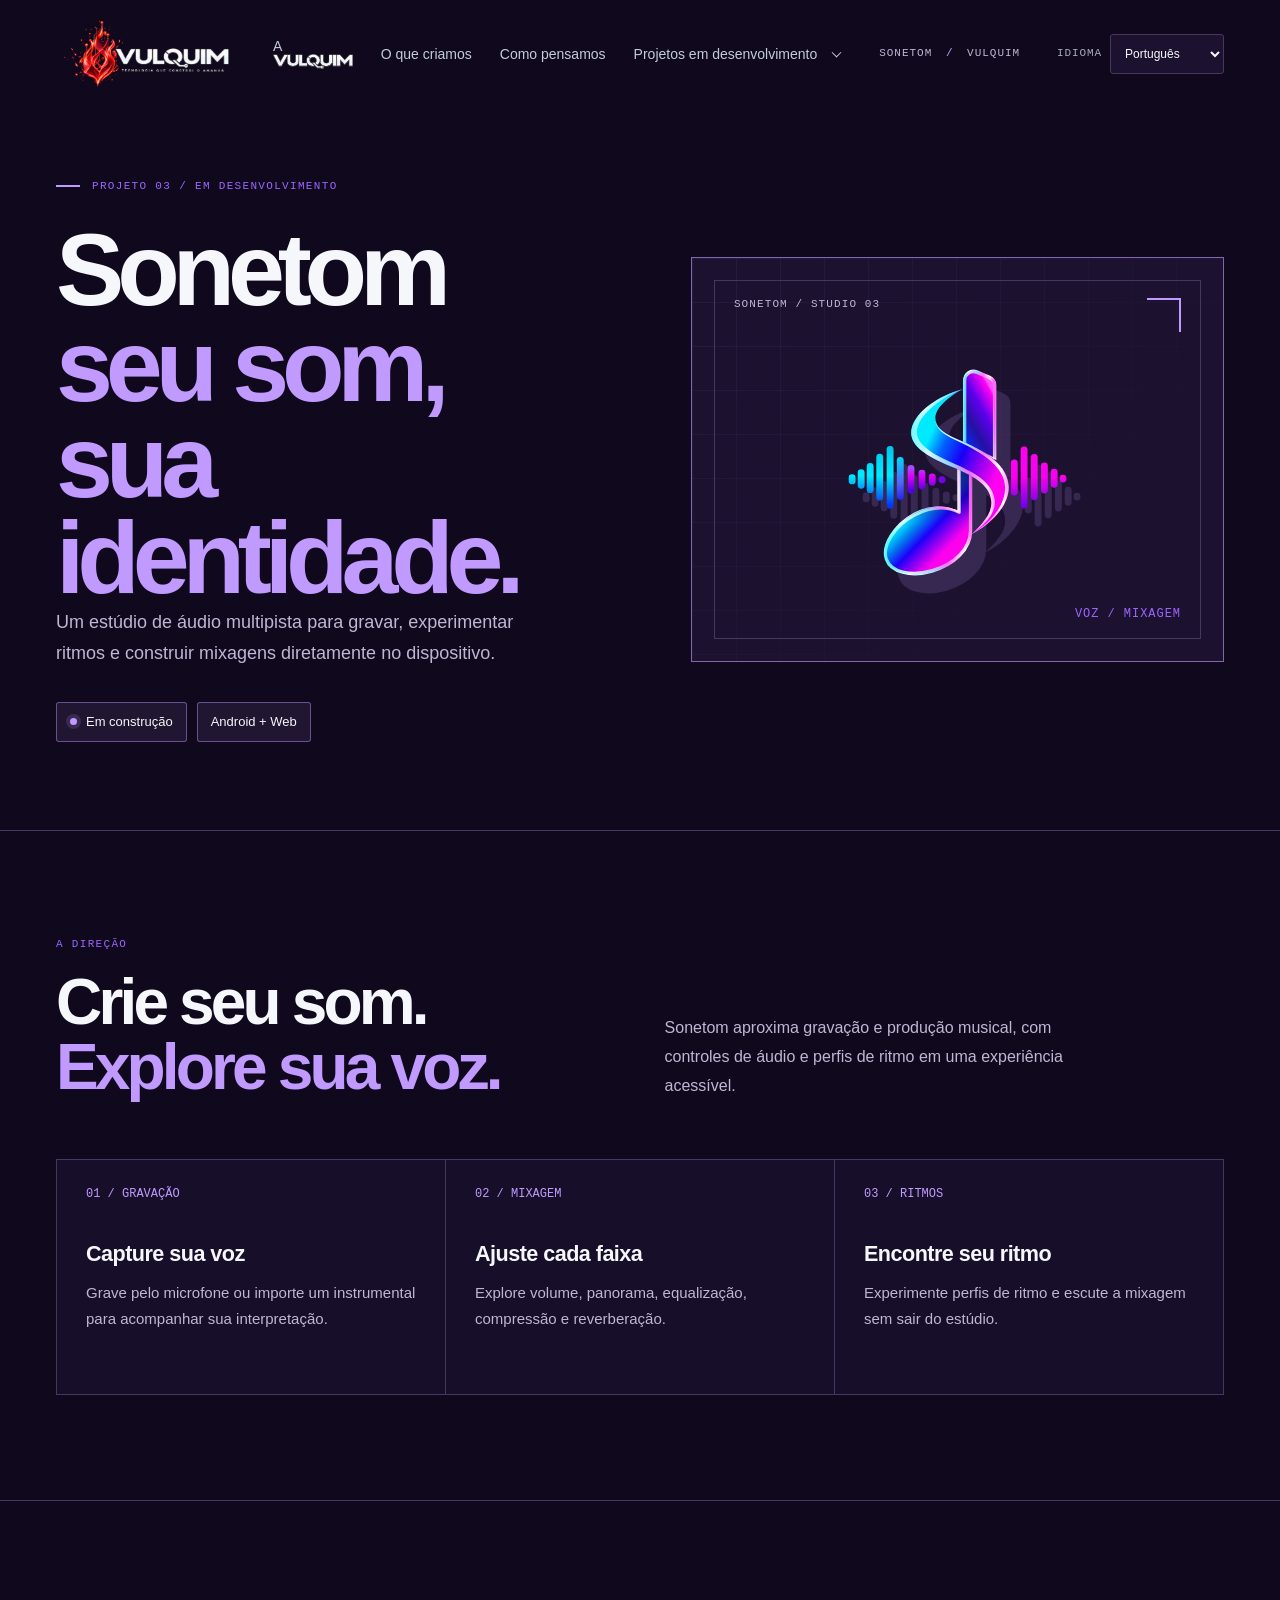
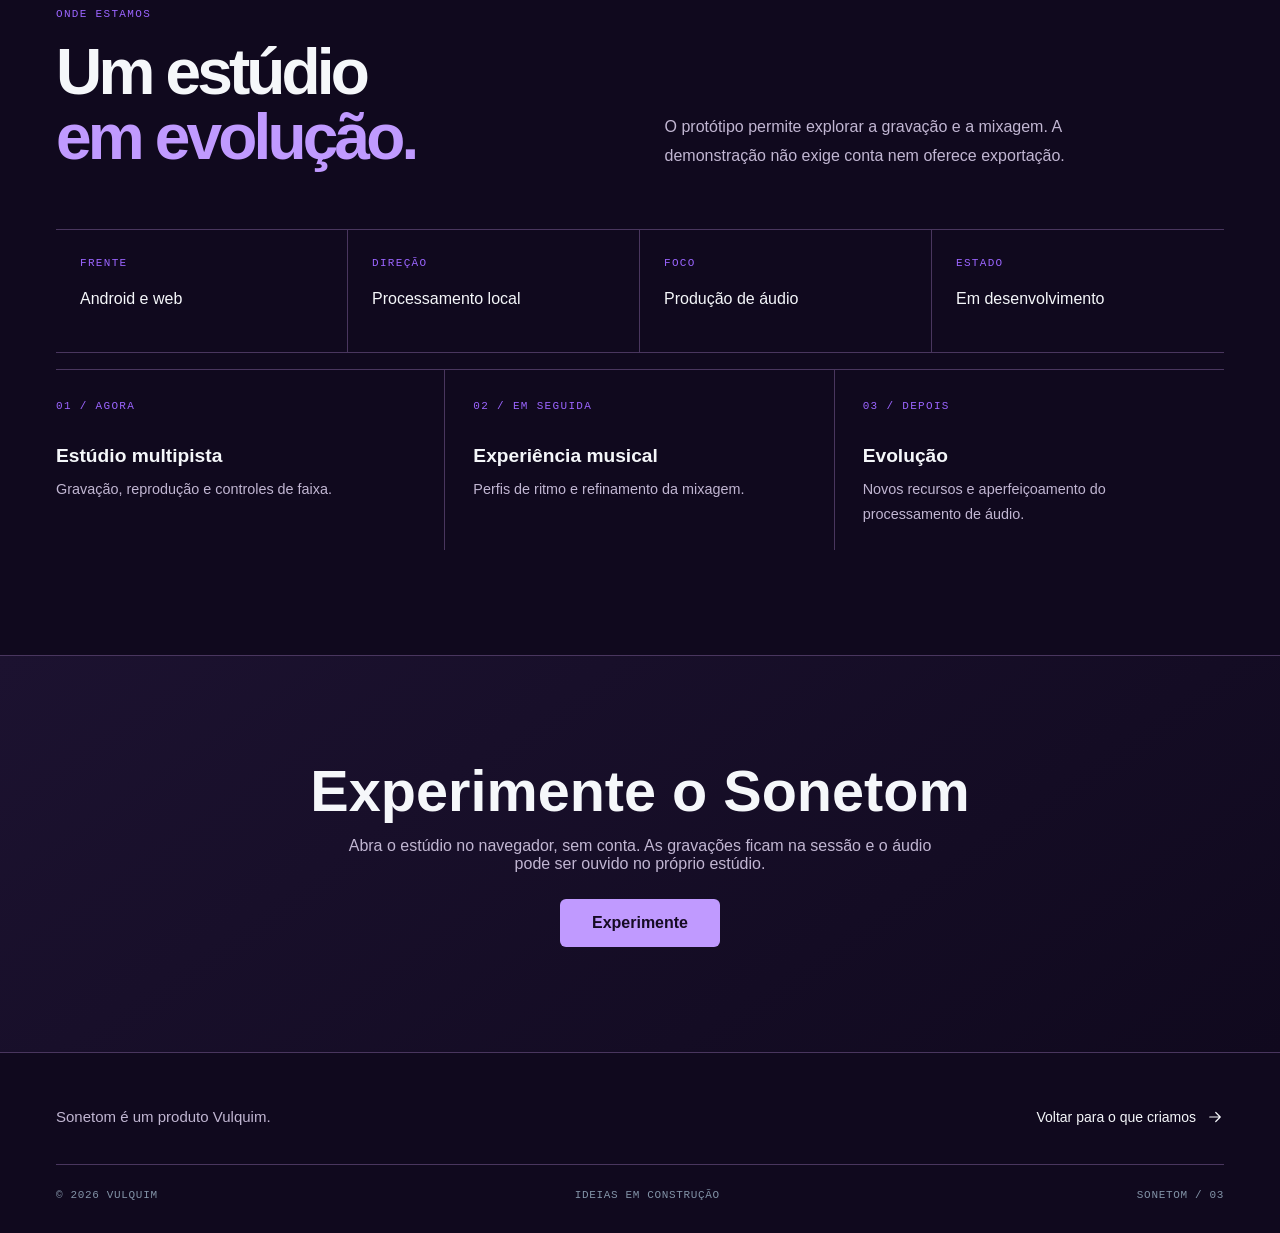
<file: Sonetom/index.html>
<!doctype html>
<html lang="pt-BR">
<head>
  <meta charset="utf-8">
  <meta name="viewport" content="width=device-width, initial-scale=1">
  <meta name="theme-color" content="#10091e">
  <meta name="color-scheme" content="dark">
  <meta name="description" content="Sonetom: um projeto Vulquim para gravar, editar e mixar áudio.">
  <meta property="og:type" content="website">
  <meta property="og:locale" content="pt_BR">
  <meta property="og:title" content="Sonetom | Vulquim">
  <meta property="og:description" content="Um estúdio de áudio multipista para experimentar, gravar e mixar.">
  <title>Sonetom | Vulquim</title>
  <link rel="canonical" href="https://www.vulquim.com.br/Sonetom/">
  <link rel="icon" href="../favicon.ico?v=2" sizes="any">
  <link rel="icon" type="image/png" sizes="32x32" href="../favicon-32x32.png?v=2">
  <link rel="apple-touch-icon" sizes="180x180" href="../apple-touch-icon.png?v=2">
  <link rel="stylesheet" href="../projetos.css">
  <link rel="stylesheet" href="../brand.css?v=2">
  <link rel="icon" type="image/svg+xml" href="../favicon.svg?v=2">
  <link rel="stylesheet" href="sonetom.css">
</head>
<body class="project-page project-sonetom" data-page="sonetom">
  <a class="skip-link" href="#conteudo">Ir para o conteúdo</a>

  <header class="site-header">
    <div class="header-inner">
      <a class="brand" href="../" aria-label="Vulquim, início">
        <img class="brand-logo" src="../vulquim-assinatura.webp" alt="Vulquim" width="1983" height="793">
      </a>
      <button class="menu-toggle" type="button" aria-controls="menu-principal" aria-expanded="false" aria-label="Abrir menu">
        <span class="menu-toggle-text">Menu</span><span class="menu-lines" aria-hidden="true"></span>
      </button>
      <nav class="main-nav" id="menu-principal" aria-label="Navegação principal">
        <a class="nav-essence" href="../index.html#essencia"><span class="nav-essence-prefix">A</span> <img class="brand-wordmark" src="../vulquim-wordmark.png" alt="Vulquim" decoding="async"></a>
        <a href="../index.html#atuacao">O que criamos</a>
        <a href="../index.html#principios">Como pensamos</a>
        <details class="nav-projects">
          <summary>Projetos em desenvolvimento</summary>
          <div class="nav-projects-menu">
            <a href="../Kerva/" data-project="kerva">Kerva <span>finanças em construção</span></a>
            <a href="../HandOS/" data-project="handos">HandOS <span>operação no ritmo certo</span></a>
            <a href="./" aria-current="page" data-project="sonetom">Sonetom <span>estúdio de áudio</span></a>
          </div>
        </details>
      </nav>
      <span class="header-note">SONETOM <span aria-hidden="true">/</span> VULQUIM</span>
      <div class="language-switcher">
        <label for="language-select">Idioma</label>
        <select id="language-select" data-language-select aria-label="Selecionar idioma">
          <option value="pt-BR">Português</option>
          <option value="en">English</option>
          <option value="es">Español</option>
          <option value="zh-CN">中文</option>
          <option value="ja">日本語</option>
        </select>
      </div>
    </div>
  </header>

  <main class="project-main" id="conteudo">
    <section class="project-hero" aria-labelledby="project-title">
      <div class="project-hero-inner">
        <div class="project-copy">
          <p class="project-kicker">PROJETO 03 / EM DESENVOLVIMENTO</p>
          <h1 id="project-title">Sonetom<span>seu som, sua identidade.</span></h1>
          <p class="project-lead">Um estúdio de áudio multipista para gravar, experimentar ritmos e construir mixagens diretamente no dispositivo.</p>
          <div class="project-meta">
            <span class="project-status"><span class="project-status-dot" aria-hidden="true"></span>Em construção</span>
            <span class="project-status">Android + Web</span>
          </div>
        </div>
        <div class="project-visual">
          <div class="project-hero-art" aria-label="Painel visual do projeto Sonetom">
            <span class="hero-art-label">SONETOM / STUDIO 03</span>
            <img class="hero-art-mark-image" src="sonetom.svg" alt="" aria-hidden="true" width="320" height="320">
            <span class="hero-art-corner" aria-hidden="true"></span>
            <span class="hero-art-index">VOZ / MIXAGEM</span>
          </div>
        </div>
      </div>
    </section>

    <section class="project-section" aria-labelledby="sonetom-direcao">
      <div class="project-section-inner">
        <div class="project-section-heading">
          <div>
            <p class="project-label">A direção</p>
            <h2 id="sonetom-direcao">Crie seu som.<br><span>Explore sua voz.</span></h2>
          </div>
          <p>Sonetom aproxima gravação e produção musical, com controles de áudio e perfis de ritmo em uma experiência acessível.</p>
        </div>
        <div class="project-grid">
          <article class="project-card"><span class="project-card-index">01 / GRAVAÇÃO</span><h3>Capture sua voz</h3><p>Grave pelo microfone ou importe um instrumental para acompanhar sua interpretação.</p></article>
          <article class="project-card"><span class="project-card-index">02 / MIXAGEM</span><h3>Ajuste cada faixa</h3><p>Explore volume, panorama, equalização, compressão e reverberação.</p></article>
          <article class="project-card"><span class="project-card-index">03 / RITMOS</span><h3>Encontre seu ritmo</h3><p>Experimente perfis de ritmo e escute a mixagem sem sair do estúdio.</p></article>
        </div>
      </div>
    </section>

    <section class="project-section" aria-labelledby="sonetom-frentes">
      <div class="project-section-inner">
        <div class="project-section-heading">
          <div>
            <p class="project-label">Onde estamos</p>
            <h2 id="sonetom-frentes">Um estúdio<br><span>em evolução.</span></h2>
          </div>
          <p>O protótipo permite explorar a gravação e a mixagem. A demonstração não exige conta nem oferece exportação.</p>
        </div>
        <dl class="project-specs">
          <div><dt>Frente</dt><dd>Android e web</dd></div>
          <div><dt>Direção</dt><dd>Processamento local</dd></div>
          <div><dt>Foco</dt><dd>Produção de áudio</dd></div>
          <div><dt>Estado</dt><dd>Em desenvolvimento</dd></div>
        </dl>
        <div class="project-roadmap" aria-label="Etapas atuais do projeto Sonetom">
          <article class="project-step"><span class="project-step-index">01 / agora</span><h3>Estúdio multipista</h3><p>Gravação, reprodução e controles de faixa.</p></article>
          <article class="project-step"><span class="project-step-index">02 / em seguida</span><h3>Experiência musical</h3><p>Perfis de ritmo e refinamento da mixagem.</p></article>
          <article class="project-step"><span class="project-step-index">03 / depois</span><h3>Evolução</h3><p>Novos recursos e aperfeiçoamento do processamento de áudio.</p></article>
        </div>
      </div>
    </section>
    <section class="project-section demo-cta" aria-labelledby="demo-title">
      <div class="project-section-inner">
        <h2 id="demo-title">Experimente o Sonetom</h2>
        <p>Abra o estúdio no navegador, sem conta. As gravações ficam na sessão e o áudio pode ser ouvido no próprio estúdio.</p>
        <a class="demo-button" href="./demo/">Experimente</a>
      </div>
    </section>
  </main>

  <footer class="project-footer">
    <div class="project-section-inner">
      <div class="project-footer-main">
        <p>Sonetom é um produto Vulquim.</p>
        <a class="project-back" href="../index.html#atuacao">Voltar para o que criamos <svg viewBox="0 0 24 24" aria-hidden="true"><path d="M5 12h14m-6-6 6 6-6 6"/></svg></a>
      </div>
      <div class="project-footer-bottom"><span>© 2026 VULQUIM</span><span>IDEIAS EM CONSTRUÇÃO</span><span>SONETOM / 03</span></div>
    </div>
  </footer>

  <script>
    (() => {
      'use strict';
      document.documentElement.classList.add('js');
      const button = document.querySelector('.menu-toggle');
      const menu = document.querySelector('.main-nav');
      const mobile = window.matchMedia('(max-width: 760px)');
      const setMenu = (open) => {
        button.setAttribute('aria-expanded', String(open));
        button.setAttribute('aria-label', window.vulquimI18n ? window.vulquimI18n.t(open ? 'menu.close' : 'menu.open') : (open ? 'Fechar menu' : 'Abrir menu'));
        menu.classList.toggle('is-open', open);
      };
      button.addEventListener('click', () => setMenu(button.getAttribute('aria-expanded') !== 'true'));
      menu.addEventListener('click', (event) => { if (mobile.matches && event.target.closest('a')) setMenu(false); });
      document.addEventListener('keydown', (event) => { if (event.key === 'Escape') setMenu(false); });
      mobile.addEventListener('change', () => setMenu(false));
    })();
  </script>
  <script src="../site-interactions.js"></script>
  <script src="../site-language.js?v=2"></script>
</body>
</html>
</file>
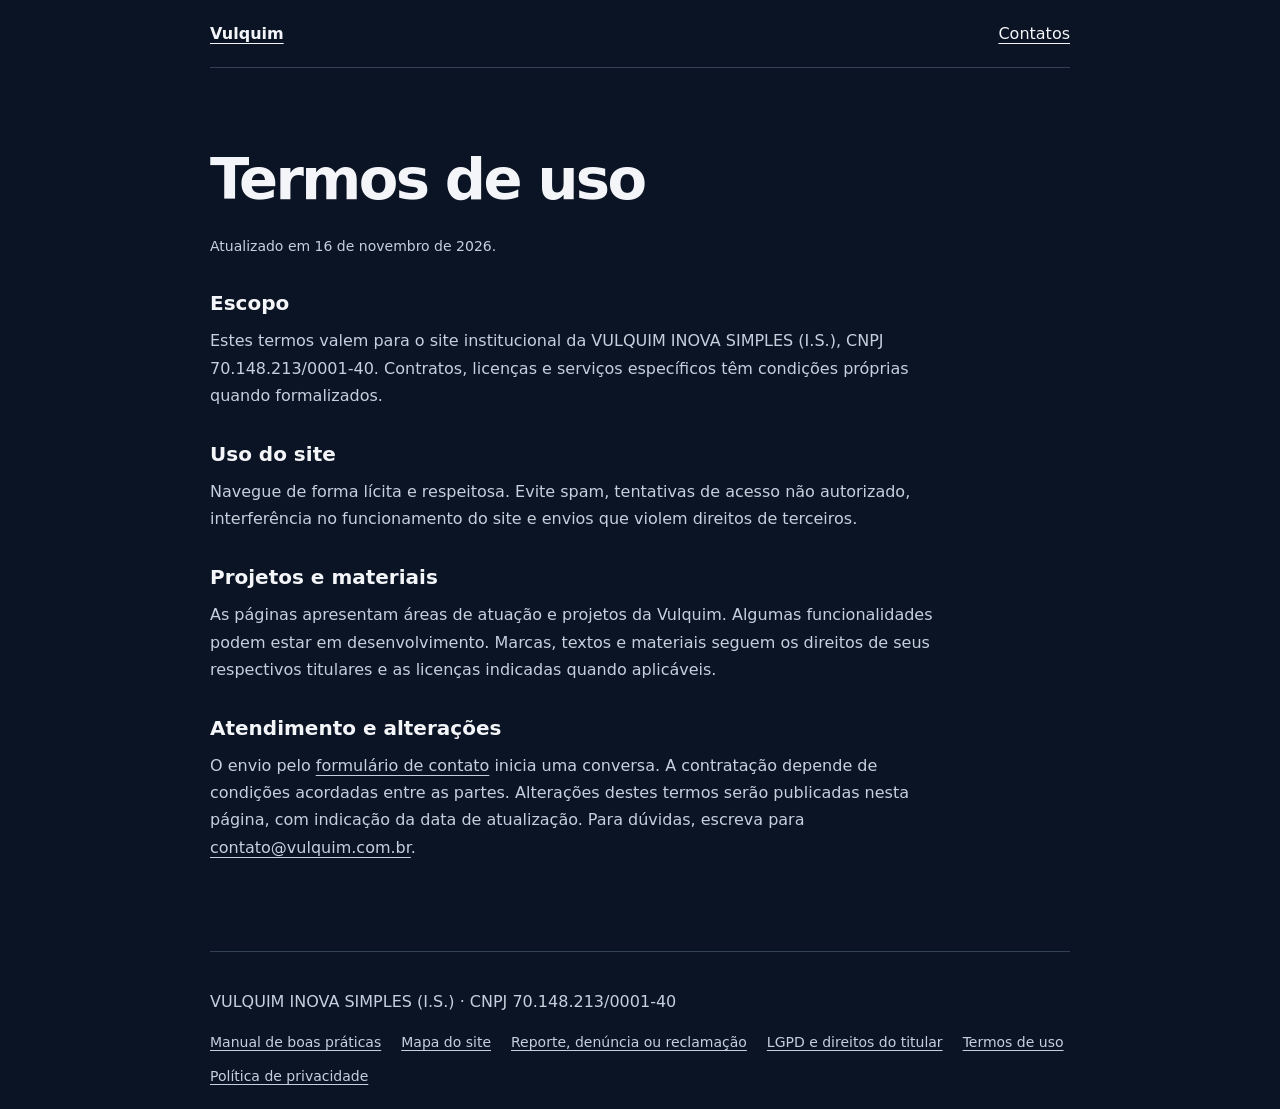
<file: termos-de-uso/index.html>
<!doctype html>
<html lang="pt-BR">
<head>
  <meta charset="utf-8">
  <meta name="viewport" content="width=device-width, initial-scale=1">
  <meta name="description" content="Termos de uso da Vulquim.">
  <title>Termos de uso | Vulquim</title>
  <link rel="canonical" href="https://www.vulquim.com.br/termos-de-uso/">
  <link rel="icon" href="../favicon.svg" type="image/svg+xml">
  <link rel="stylesheet" href="../site-institucional.css">
</head>
<body class="institutional-page">
  <header class="institutional-header">
    <a href="../" aria-label="Vulquim, página inicial">Vulquim</a>
    <a href="../#contatos">Contatos</a>
  </header>
  <main class="institutional-main">
    <h1>Termos de uso</h1>
    <p class="institutional-date">Atualizado em 16 de novembro de 2026.</p>
    <section>
      <h2>Escopo</h2>
      <p>Estes termos valem para o site institucional da VULQUIM INOVA SIMPLES (I.S.), CNPJ 70.148.213/0001-40. Contratos, licenças e serviços específicos têm condições próprias quando formalizados.</p>
    </section>
    <section>
      <h2>Uso do site</h2>
      <p>Navegue de forma lícita e respeitosa. Evite spam, tentativas de acesso não autorizado, interferência no funcionamento do site e envios que violem direitos de terceiros.</p>
    </section>
    <section>
      <h2>Projetos e materiais</h2>
      <p>As páginas apresentam áreas de atuação e projetos da Vulquim. Algumas funcionalidades podem estar em desenvolvimento. Marcas, textos e materiais seguem os direitos de seus respectivos titulares e as licenças indicadas quando aplicáveis.</p>
    </section>
    <section>
      <h2>Atendimento e alterações</h2>
      <p>O envio pelo <a href="../#contatos">formulário de contato</a> inicia uma conversa. A contratação depende de condições acordadas entre as partes. Alterações destes termos serão publicadas nesta página, com indicação da data de atualização. Para dúvidas, escreva para <a href="mailto:contato@vulquim.com.br">contato@vulquim.com.br</a>.</p>
    </section>
  </main>
  <footer class="institutional-footer">
    <p>VULQUIM INOVA SIMPLES (I.S.) · CNPJ 70.148.213/0001-40</p>
    <nav aria-label="Informações institucionais"><ul><li><a href="../boas-praticas/">Manual de boas práticas</a></li><li><a href="../mapa-do-site/">Mapa do site</a></li><li><a href="../reporte/">Reporte, denúncia ou reclamação</a></li><li><a href="../lgpd/">LGPD e direitos do titular</a></li><li><a href="../termos-de-uso/">Termos de uso</a></li><li><a href="../privacidade/">Política de privacidade</a></li></ul></nav>
  </footer>
</body>
</html>
</file>
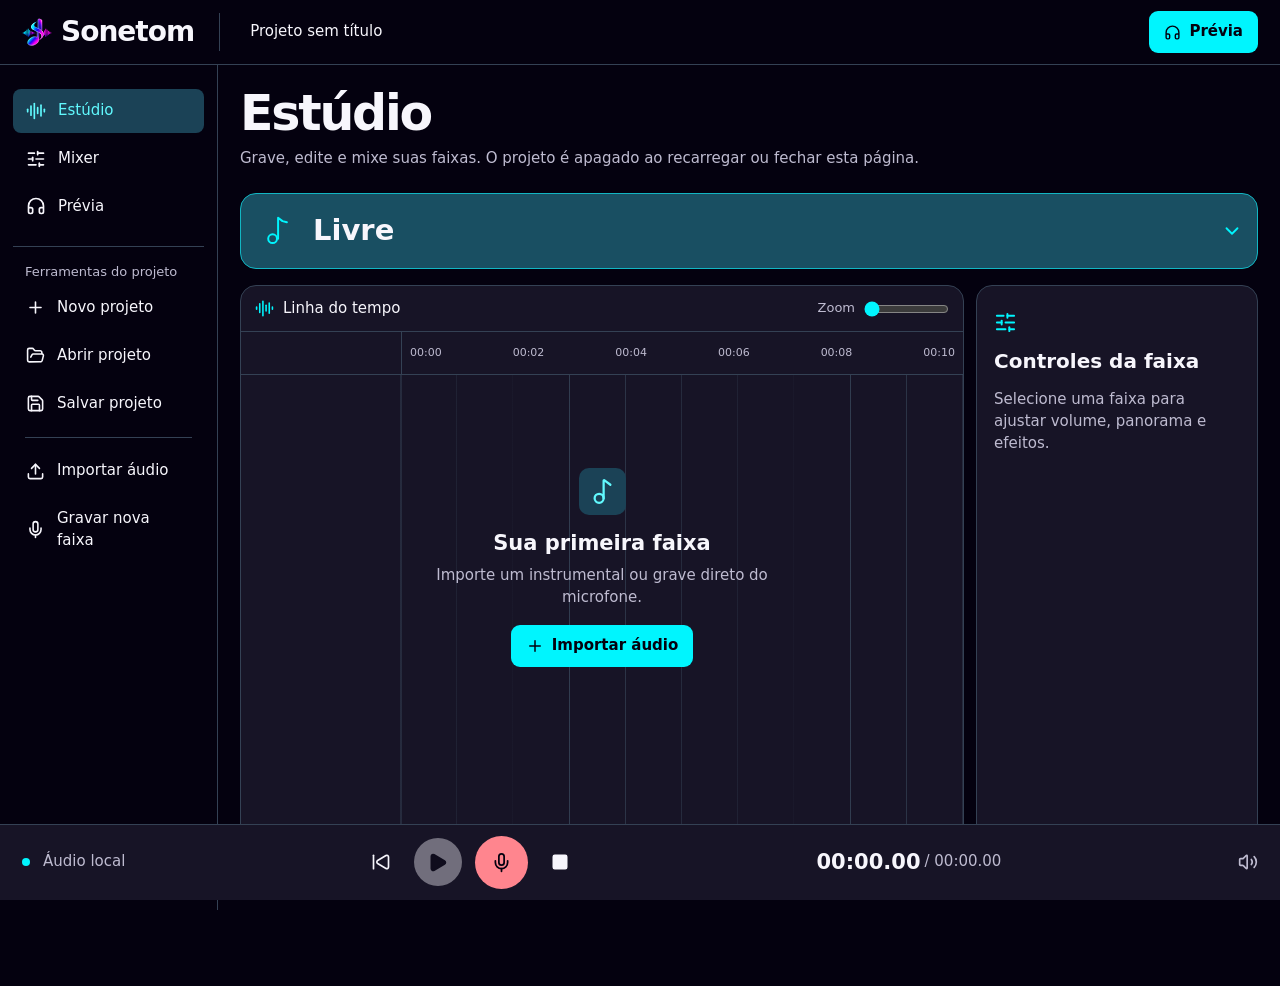
<file: Sonetom/demo/index.html>
<!doctype html>
<html lang="pt-BR">
<head>
<meta charset="utf-8">
<meta name="viewport" content="width=device-width,initial-scale=1,viewport-fit=cover">
<meta name="robots" content="noindex">
<meta name="theme-color" content="#04010f">
<link rel="icon" type="image/svg+xml" sizes="any" href="./favicon.svg">
<title>Sonetom · Degustação</title>
  <script type="module" crossorigin src="./assets/index-ccIUB_TE.js"></script>
  <link rel="stylesheet" crossorigin href="./assets/index-DChg0ond.css">
</head>
<body>
<div id="root">
  <main style="max-width:34rem;margin:4rem auto;padding:1rem;font:1rem system-ui">
    <h1>Sonetom</h1>
    <p>Carregando o estúdio…</p>
    <noscript><p>Ative o JavaScript para usar a degustação.</p></noscript>
  </main>
</div>
</body>
</html>
</file>
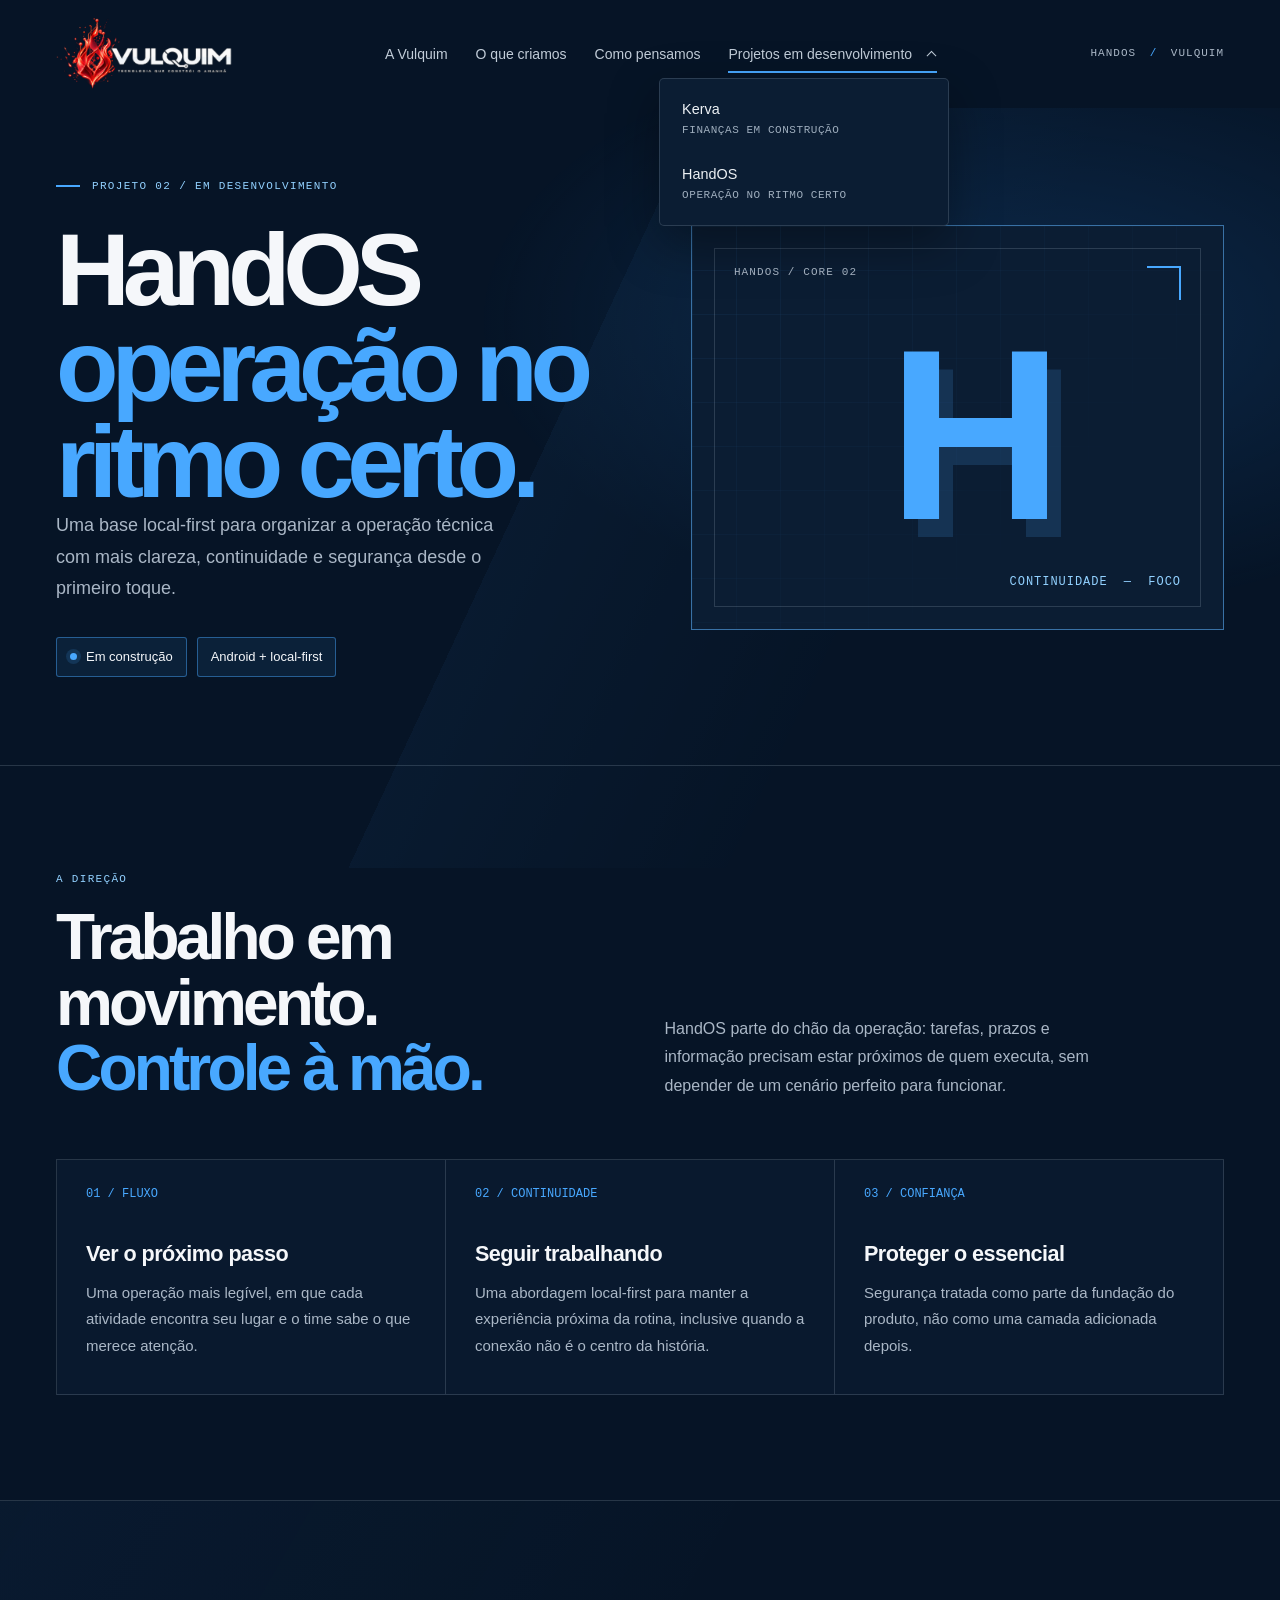
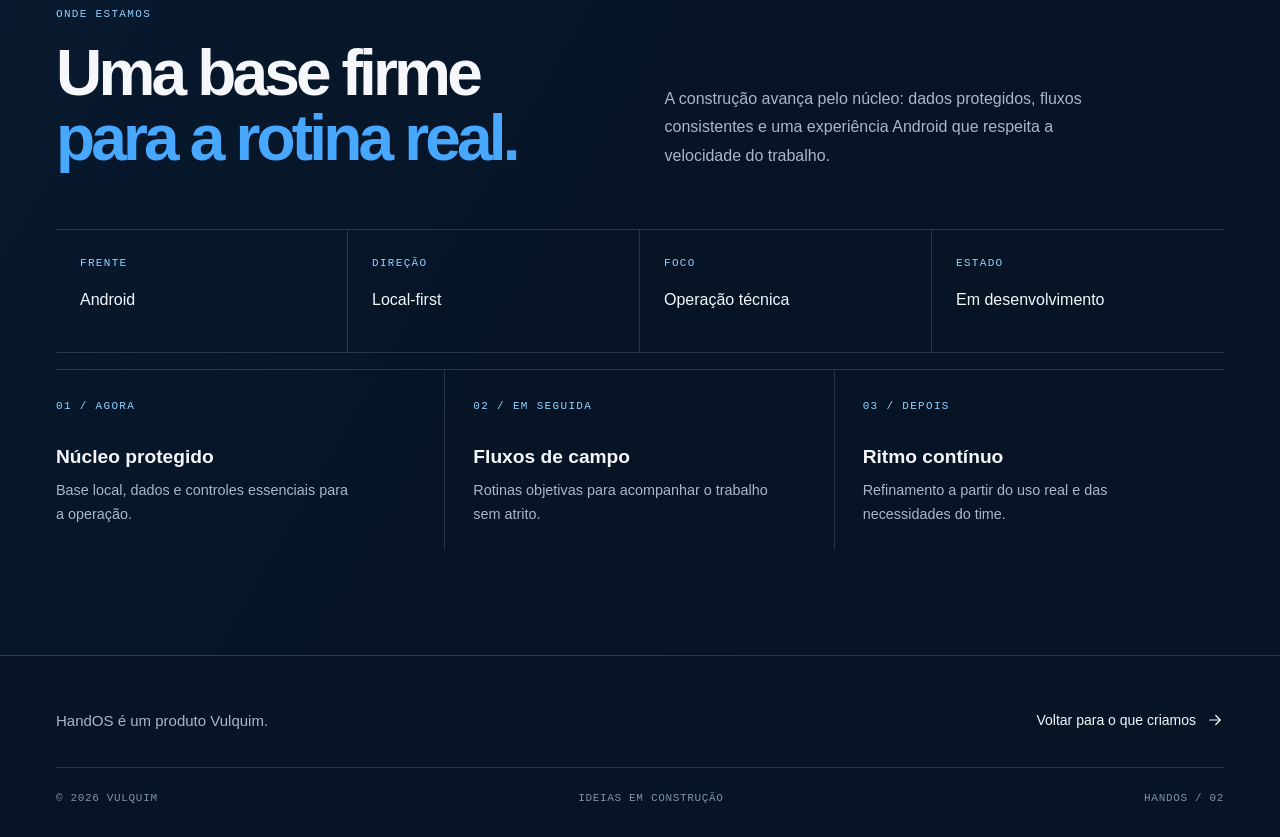
<file: handos.html>
<!doctype html>
<html lang="pt-BR">
<head>
  <meta charset="utf-8">
  <meta name="viewport" content="width=device-width, initial-scale=1">
  <meta name="theme-color" content="#061426">
  <meta name="color-scheme" content="dark">
  <meta name="description" content="HandOS: um projeto Vulquim para dar clareza e ritmo à operação técnica.">
  <meta property="og:type" content="website">
  <meta property="og:locale" content="pt_BR">
  <meta property="og:title" content="HandOS | Vulquim">
  <meta property="og:description" content="Operação no ritmo certo, com uma base local-first e segurança desde o começo.">
  <title>HandOS | Vulquim</title>
  <link rel="icon" href="favicon.ico" sizes="any">
  <link rel="icon" type="image/png" sizes="32x32" href="favicon-32x32.png">
  <link rel="apple-touch-icon" sizes="180x180" href="apple-touch-icon.png">
  <link rel="stylesheet" href="projetos.css">
</head>
<body class="project-page project-handos">
  <a class="skip-link" href="#conteudo">Ir para o conteúdo</a>

  <header class="site-header">
    <div class="header-inner">
      <a class="brand" href="index.html" aria-label="Vulquim, início">
        <img class="brand-logo" src="vulquim-logo-white.png" alt="Vulquim" width="900" height="369">
      </a>
      <button class="menu-toggle" type="button" aria-controls="menu-principal" aria-expanded="false" aria-label="Abrir menu">
        <span class="menu-toggle-text">Menu</span><span class="menu-lines" aria-hidden="true"></span>
      </button>
      <nav class="main-nav" id="menu-principal" aria-label="Navegação principal">
        <a href="index.html#essencia">A Vulquim</a>
        <a href="index.html#atuacao">O que criamos</a>
        <a href="index.html#principios">Como pensamos</a>
        <details class="nav-projects" open>
          <summary>Projetos em desenvolvimento</summary>
          <div class="nav-projects-menu">
            <a href="kerva.html">Kerva <span>finanças em construção</span></a>
            <a href="handos.html" aria-current="page">HandOS <span>operação no ritmo certo</span></a>
          </div>
        </details>
      </nav>
      <span class="header-note">HANDOS <span aria-hidden="true">/</span> VULQUIM</span>
    </div>
  </header>

  <main class="project-main" id="conteudo">
    <section class="project-hero" aria-labelledby="project-title">
      <div class="project-hero-inner">
        <div class="project-copy">
          <p class="project-kicker">PROJETO 02 / EM DESENVOLVIMENTO</p>
          <h1 id="project-title">HandOS<span>operação no ritmo certo.</span></h1>
          <p class="project-lead">Uma base local-first para organizar a operação técnica com mais clareza, continuidade e segurança desde o primeiro toque.</p>
          <div class="project-meta">
            <span class="project-status"><span class="project-status-dot" aria-hidden="true"></span>Em construção</span>
            <span class="project-status">Android + local-first</span>
          </div>
        </div>
        <div class="project-hero-art" aria-label="Painel visual do projeto HandOS">
          <span class="hero-art-label">HANDOS / CORE 02</span>
          <span class="hero-art-mark" aria-hidden="true">H</span>
          <span class="hero-art-corner" aria-hidden="true"></span>
          <span class="hero-art-index">CONTINUIDADE &nbsp;—&nbsp; FOCO</span>
        </div>
      </div>
    </section>

    <section class="project-section" aria-labelledby="handos-direcao">
      <div class="project-section-inner">
        <div class="project-section-heading">
          <div>
            <p class="project-label">A direção</p>
            <h2 id="handos-direcao">Trabalho em movimento.<br><span>Controle à mão.</span></h2>
          </div>
          <p>HandOS parte do chão da operação: tarefas, prazos e informação precisam estar próximos de quem executa, sem depender de um cenário perfeito para funcionar.</p>
        </div>
        <div class="project-grid">
          <article class="project-card"><span class="project-card-index">01 / FLUXO</span><h3>Ver o próximo passo</h3><p>Uma operação mais legível, em que cada atividade encontra seu lugar e o time sabe o que merece atenção.</p></article>
          <article class="project-card"><span class="project-card-index">02 / CONTINUIDADE</span><h3>Seguir trabalhando</h3><p>Uma abordagem local-first para manter a experiência próxima da rotina, inclusive quando a conexão não é o centro da história.</p></article>
          <article class="project-card"><span class="project-card-index">03 / CONFIANÇA</span><h3>Proteger o essencial</h3><p>Segurança tratada como parte da fundação do produto, não como uma camada adicionada depois.</p></article>
        </div>
      </div>
    </section>

    <section class="project-section" aria-labelledby="handos-frentes">
      <div class="project-section-inner">
        <div class="project-section-heading">
          <div>
            <p class="project-label">Onde estamos</p>
            <h2 id="handos-frentes">Uma base firme<br><span>para a rotina real.</span></h2>
          </div>
          <p>A construção avança pelo núcleo: dados protegidos, fluxos consistentes e uma experiência Android que respeita a velocidade do trabalho.</p>
        </div>
        <dl class="project-specs">
          <div><dt>Frente</dt><dd>Android</dd></div>
          <div><dt>Direção</dt><dd>Local-first</dd></div>
          <div><dt>Foco</dt><dd>Operação técnica</dd></div>
          <div><dt>Estado</dt><dd>Em desenvolvimento</dd></div>
        </dl>
        <div class="project-roadmap" aria-label="Etapas atuais do projeto HandOS">
          <article class="project-step"><span class="project-step-index">01 / agora</span><h3>Núcleo protegido</h3><p>Base local, dados e controles essenciais para a operação.</p></article>
          <article class="project-step"><span class="project-step-index">02 / em seguida</span><h3>Fluxos de campo</h3><p>Rotinas objetivas para acompanhar o trabalho sem atrito.</p></article>
          <article class="project-step"><span class="project-step-index">03 / depois</span><h3>Ritmo contínuo</h3><p>Refinamento a partir do uso real e das necessidades do time.</p></article>
        </div>
      </div>
    </section>
  </main>

  <footer class="project-footer">
    <div class="project-section-inner">
      <div class="project-footer-main">
        <p>HandOS é um produto Vulquim.</p>
        <a class="project-back" href="index.html#atuacao">Voltar para o que criamos <svg viewBox="0 0 24 24" aria-hidden="true"><path d="M5 12h14m-6-6 6 6-6 6"/></svg></a>
      </div>
      <div class="project-footer-bottom"><span>© 2026 VULQUIM</span><span>IDEIAS EM CONSTRUÇÃO</span><span>HANDOS / 02</span></div>
    </div>
  </footer>

  <script>
    (() => {
      'use strict';
      document.documentElement.classList.add('js');
      const button = document.querySelector('.menu-toggle');
      const menu = document.querySelector('.main-nav');
      const mobile = window.matchMedia('(max-width: 760px)');
      const setMenu = (open) => {
        button.setAttribute('aria-expanded', String(open));
        button.setAttribute('aria-label', open ? 'Fechar menu' : 'Abrir menu');
        menu.classList.toggle('is-open', open);
      };
      button.addEventListener('click', () => setMenu(button.getAttribute('aria-expanded') !== 'true'));
      menu.addEventListener('click', (event) => { if (mobile.matches && event.target.closest('a')) setMenu(false); });
      document.addEventListener('keydown', (event) => { if (event.key === 'Escape') setMenu(false); });
      mobile.addEventListener('change', () => setMenu(false));
    })();
  </script>
  <script src="site-interactions.js"></script>
</body>
</html>
</file>
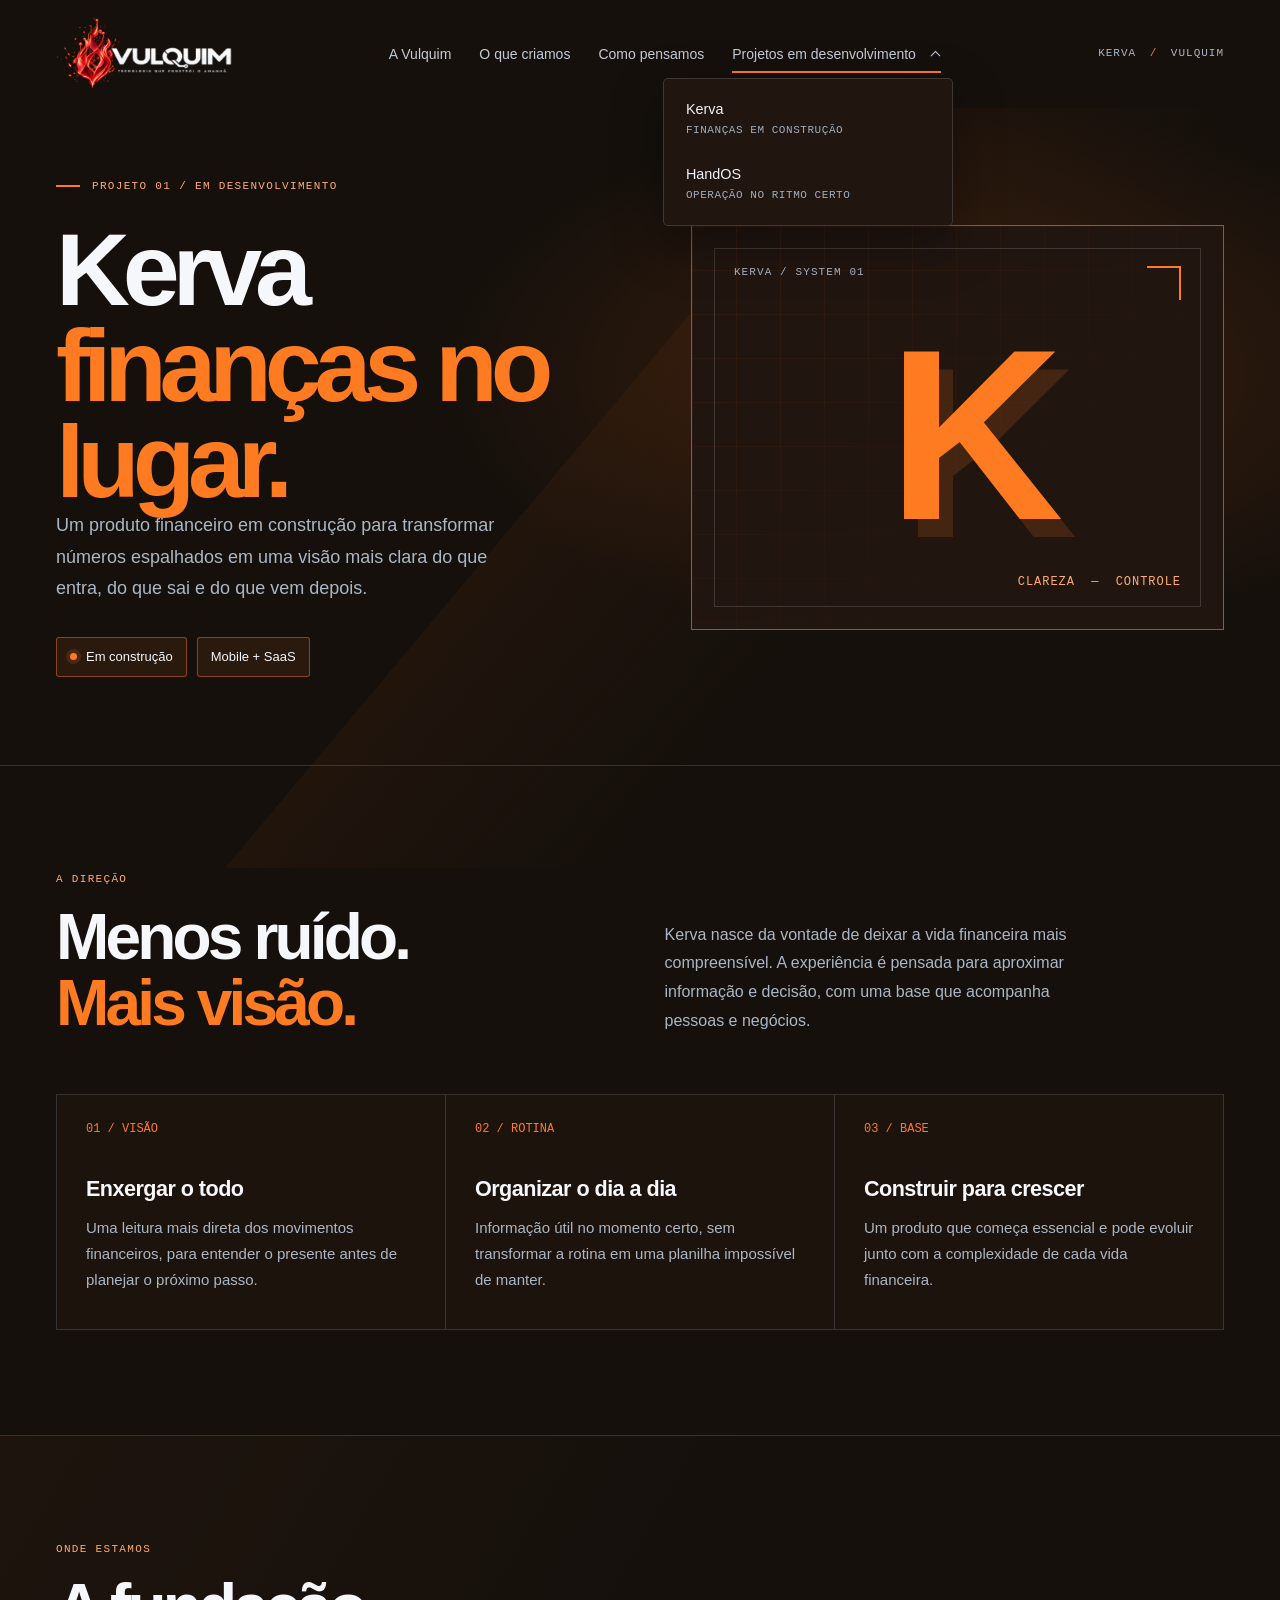
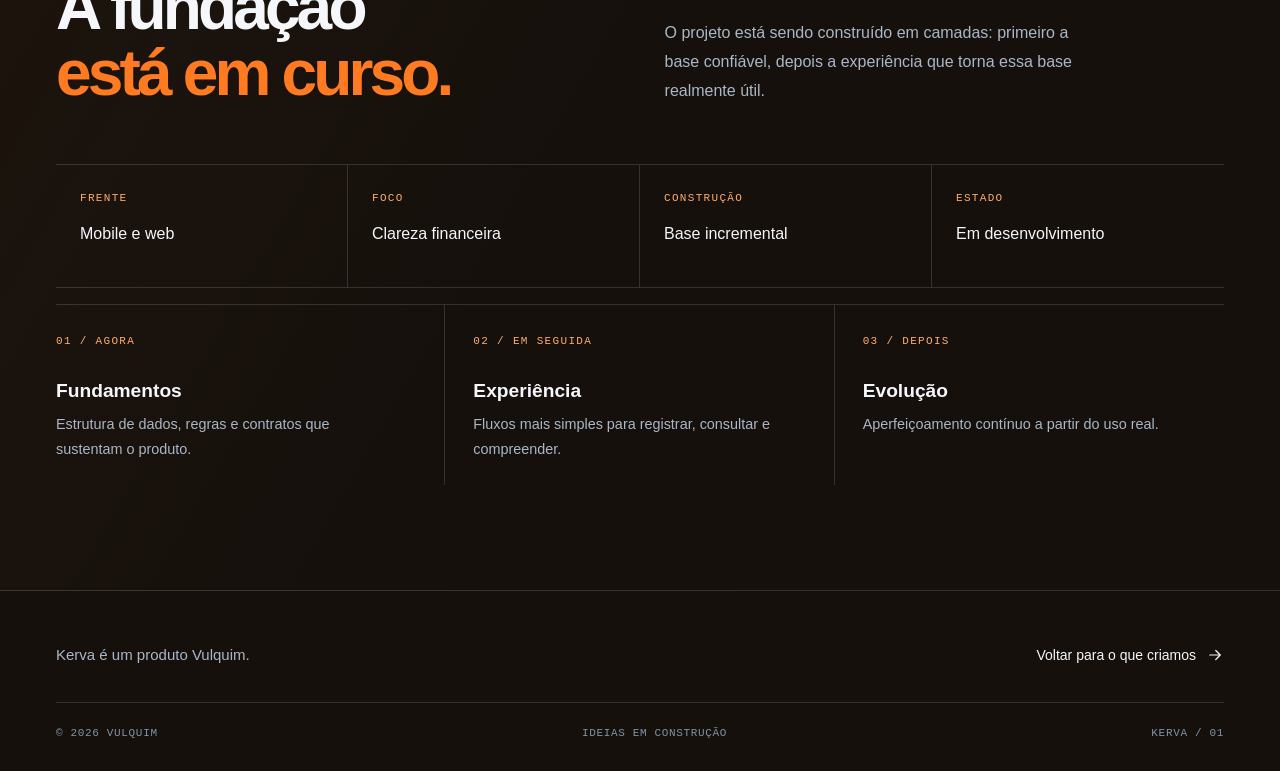
<file: kerva.html>
<!doctype html>
<html lang="pt-BR">
<head>
  <meta charset="utf-8">
  <meta name="viewport" content="width=device-width, initial-scale=1">
  <meta name="theme-color" content="#15100c">
  <meta name="color-scheme" content="dark">
  <meta name="description" content="Kerva: um projeto Vulquim para trazer mais clareza à vida financeira de pessoas e negócios.">
  <meta property="og:type" content="website">
  <meta property="og:locale" content="pt_BR">
  <meta property="og:title" content="Kerva | Vulquim">
  <meta property="og:description" content="Finanças em construção, com clareza para o que entra, o que sai e o que vem depois.">
  <title>Kerva | Vulquim</title>
  <link rel="icon" href="favicon.ico" sizes="any">
  <link rel="icon" type="image/png" sizes="32x32" href="favicon-32x32.png">
  <link rel="apple-touch-icon" sizes="180x180" href="apple-touch-icon.png">
  <link rel="stylesheet" href="projetos.css">
</head>
<body class="project-page project-kerva">
  <a class="skip-link" href="#conteudo">Ir para o conteúdo</a>

  <header class="site-header">
    <div class="header-inner">
      <a class="brand" href="index.html" aria-label="Vulquim, início">
        <img class="brand-logo" src="vulquim-logo-white.png" alt="Vulquim" width="900" height="369">
      </a>
      <button class="menu-toggle" type="button" aria-controls="menu-principal" aria-expanded="false" aria-label="Abrir menu">
        <span class="menu-toggle-text">Menu</span><span class="menu-lines" aria-hidden="true"></span>
      </button>
      <nav class="main-nav" id="menu-principal" aria-label="Navegação principal">
        <a href="index.html#essencia">A Vulquim</a>
        <a href="index.html#atuacao">O que criamos</a>
        <a href="index.html#principios">Como pensamos</a>
        <details class="nav-projects" open>
          <summary>Projetos em desenvolvimento</summary>
          <div class="nav-projects-menu">
            <a href="kerva.html" aria-current="page">Kerva <span>finanças em construção</span></a>
            <a href="handos.html">HandOS <span>operação no ritmo certo</span></a>
          </div>
        </details>
      </nav>
      <span class="header-note">KERVA <span aria-hidden="true">/</span> VULQUIM</span>
    </div>
  </header>

  <main class="project-main" id="conteudo">
    <section class="project-hero" aria-labelledby="project-title">
      <div class="project-hero-inner">
        <div class="project-copy">
          <p class="project-kicker">PROJETO 01 / EM DESENVOLVIMENTO</p>
          <h1 id="project-title">Kerva<span>finanças no lugar.</span></h1>
          <p class="project-lead">Um produto financeiro em construção para transformar números espalhados em uma visão mais clara do que entra, do que sai e do que vem depois.</p>
          <div class="project-meta">
            <span class="project-status"><span class="project-status-dot" aria-hidden="true"></span>Em construção</span>
            <span class="project-status">Mobile + SaaS</span>
          </div>
        </div>
        <div class="project-hero-art" aria-label="Painel visual do projeto Kerva">
          <span class="hero-art-label">KERVA / SYSTEM 01</span>
          <span class="hero-art-mark" aria-hidden="true">K</span>
          <span class="hero-art-corner" aria-hidden="true"></span>
          <span class="hero-art-index">CLAREZA &nbsp;—&nbsp; CONTROLE</span>
        </div>
      </div>
    </section>

    <section class="project-section" aria-labelledby="kerva-direcao">
      <div class="project-section-inner">
        <div class="project-section-heading">
          <div>
            <p class="project-label">A direção</p>
            <h2 id="kerva-direcao">Menos ruído.<br><span>Mais visão.</span></h2>
          </div>
          <p>Kerva nasce da vontade de deixar a vida financeira mais compreensível. A experiência é pensada para aproximar informação e decisão, com uma base que acompanha pessoas e negócios.</p>
        </div>
        <div class="project-grid">
          <article class="project-card"><span class="project-card-index">01 / VISÃO</span><h3>Enxergar o todo</h3><p>Uma leitura mais direta dos movimentos financeiros, para entender o presente antes de planejar o próximo passo.</p></article>
          <article class="project-card"><span class="project-card-index">02 / ROTINA</span><h3>Organizar o dia a dia</h3><p>Informação útil no momento certo, sem transformar a rotina em uma planilha impossível de manter.</p></article>
          <article class="project-card"><span class="project-card-index">03 / BASE</span><h3>Construir para crescer</h3><p>Um produto que começa essencial e pode evoluir junto com a complexidade de cada vida financeira.</p></article>
        </div>
      </div>
    </section>

    <section class="project-section" aria-labelledby="kerva-frentes">
      <div class="project-section-inner">
        <div class="project-section-heading">
          <div>
            <p class="project-label">Onde estamos</p>
            <h2 id="kerva-frentes">A fundação<br><span>está em curso.</span></h2>
          </div>
          <p>O projeto está sendo construído em camadas: primeiro a base confiável, depois a experiência que torna essa base realmente útil.</p>
        </div>
        <dl class="project-specs">
          <div><dt>Frente</dt><dd>Mobile e web</dd></div>
          <div><dt>Foco</dt><dd>Clareza financeira</dd></div>
          <div><dt>Construção</dt><dd>Base incremental</dd></div>
          <div><dt>Estado</dt><dd>Em desenvolvimento</dd></div>
        </dl>
        <div class="project-roadmap" aria-label="Etapas atuais do projeto Kerva">
          <article class="project-step"><span class="project-step-index">01 / agora</span><h3>Fundamentos</h3><p>Estrutura de dados, regras e contratos que sustentam o produto.</p></article>
          <article class="project-step"><span class="project-step-index">02 / em seguida</span><h3>Experiência</h3><p>Fluxos mais simples para registrar, consultar e compreender.</p></article>
          <article class="project-step"><span class="project-step-index">03 / depois</span><h3>Evolução</h3><p>Aperfeiçoamento contínuo a partir do uso real.</p></article>
        </div>
      </div>
    </section>
  </main>

  <footer class="project-footer">
    <div class="project-section-inner">
      <div class="project-footer-main">
        <p>Kerva é um produto Vulquim.</p>
        <a class="project-back" href="index.html#atuacao">Voltar para o que criamos <svg viewBox="0 0 24 24" aria-hidden="true"><path d="M5 12h14m-6-6 6 6-6 6"/></svg></a>
      </div>
      <div class="project-footer-bottom"><span>© 2026 VULQUIM</span><span>IDEIAS EM CONSTRUÇÃO</span><span>KERVA / 01</span></div>
    </div>
  </footer>

  <script>
    (() => {
      'use strict';
      document.documentElement.classList.add('js');
      const button = document.querySelector('.menu-toggle');
      const menu = document.querySelector('.main-nav');
      const mobile = window.matchMedia('(max-width: 760px)');
      const setMenu = (open) => {
        button.setAttribute('aria-expanded', String(open));
        button.setAttribute('aria-label', open ? 'Fechar menu' : 'Abrir menu');
        menu.classList.toggle('is-open', open);
      };
      button.addEventListener('click', () => setMenu(button.getAttribute('aria-expanded') !== 'true'));
      menu.addEventListener('click', (event) => { if (mobile.matches && event.target.closest('a')) setMenu(false); });
      document.addEventListener('keydown', (event) => { if (event.key === 'Escape') setMenu(false); });
      mobile.addEventListener('change', () => setMenu(false));
    })();
  </script>
  <script src="site-interactions.js"></script>
</body>
</html>
</file>
<file: site-institucional.css>
.institutional-page {
  margin: 0;
  color: #f4f5f8;
  background: #0a1424;
  font: 1rem/1.7 system-ui, sans-serif;
}
.institutional-page a, .institutional-links a { color: inherit; text-underline-offset: .22em; }
.institutional-page a:hover, .institutional-links a:hover { color: #ff849b; }
.institutional-page a:focus-visible, .institutional-links a:focus-visible {
  outline: 2px solid #ff849b;
  outline-offset: 4px;
}
.institutional-header, .institutional-main, .institutional-footer {
  width: min(100% - 36px, 860px);
  margin-inline: auto;
}
.institutional-header {
  display: flex;
  justify-content: space-between;
  align-items: center;
  gap: 20px;
  padding-block: 20px;
  border-bottom: 1px solid #344256;
}
.institutional-header a:first-child { font-weight: 700; }
.institutional-main { padding-block: clamp(32px, 7vw, 80px); }
.institutional-main h1 {
  margin: 0 0 22px;
  font-size: clamp(2rem, 6vw, 3.6rem);
  line-height: 1.12;
  letter-spacing: -.045em;
}
.institutional-main section { max-width: 72ch; margin-top: 28px; }
.institutional-main h2 { font-size: 1.25rem; margin-bottom: 7px; }
.institutional-main p, .institutional-main ul { margin: 0 0 10px; color: #c6cfdc; }
.institutional-date { font-size: .875rem; }
.institutional-footer, .institutional-links { padding-block: 20px; border-top: 1px solid #344256; color: #c6cfdc; }
.institutional-footer ul, .institutional-links ul {
  display: flex;
  flex-wrap: wrap;
  gap: 10px 20px;
  list-style: none;
  padding: 0;
  margin: 12px 0 0;
  font-size: .875rem;
}
.institutional-links p { margin: 0 0 6px; }
.institutional-links a, .contact-privacy a { text-decoration: underline; }
</file>
<file: projetos.css>
/* Shared navigation and project pages for Vulquim. */

.nav-projects {
  position: relative;
}

.nav-projects summary {
  position: relative;
  padding: 18px 25px 18px 0;
  color: #c1c6cf;
  font-size: .9375rem;
  cursor: pointer;
  list-style: none;
  transition: color .18s;
}

.nav-projects summary::-webkit-details-marker { display: none; }

.nav-projects summary::after {
  position: absolute;
  content: "";
  top: 50%;
  right: 2px;
  width: 7px;
  height: 7px;
  border-right: 1px solid currentColor;
  border-bottom: 1px solid currentColor;
  transform: translateY(-70%) rotate(45deg);
  transition: transform .18s;
}

.nav-projects summary::before {
  position: absolute;
  content: "";
  right: 0;
  bottom: 7px;
  left: 0;
  height: 2px;
  background: var(--red);
  transform: scaleX(0);
  transform-origin: left;
  transition: transform .2s;
}

.nav-projects summary:hover,
.nav-projects summary:focus-visible,
.nav-projects[open] summary {
  color: white;
}

.nav-projects summary:focus-visible {
  outline: 2px solid var(--red-light);
  outline-offset: 7px;
}

.nav-projects[open] summary::after { transform: translateY(-25%) rotate(225deg); }
.nav-projects[open] summary::before { transform: scaleX(1); }
.nav-projects[open] .nav-projects-menu { animation: project-menu-in .22s cubic-bezier(.22, 1, .36, 1) both; }

@keyframes project-menu-in {
  from { opacity: 0; transform: translateY(-7px); }
  to { opacity: 1; transform: none; }
}

.main-nav .nav-projects-menu {
  position: absolute;
  z-index: 30;
  top: calc(100% - 2px);
  right: -12px;
  width: min(290px, 80vw);
  padding: 8px;
  border: 1px solid rgba(190, 215, 241, .24);
  border-radius: 5px;
  background: #0b233d;
  box-shadow: 0 18px 50px rgba(0, 0, 0, .35);
}

.main-nav .nav-projects-menu a {
  display: block;
  padding: 13px 14px;
  border-radius: 3px;
  color: #edf1f5;
  font-size: .9rem;
  line-height: 1.35;
  transition: background .18s, color .18s;
}

.main-nav .nav-projects-menu a::after { display: none; }

.main-nav .nav-projects-menu a:hover,
.main-nav .nav-projects-menu a:focus-visible {
  background: rgba(232, 0, 53, .12);
  color: white;
}

.main-nav .nav-projects-menu span {
  display: block;
  margin-top: 4px;
  color: #9faebe;
  font: .6875rem/1.4 var(--mono, Consolas, monospace);
  letter-spacing: .05em;
  text-transform: uppercase;
}

.language-switcher {
  display: inline-flex;
  align-items: center;
  flex-shrink: 0;
  gap: 8px;
}

.language-switcher label {
  color: var(--muted, #a6adb9);
  font: .6875rem/1.4 var(--mono, Consolas, monospace);
  letter-spacing: .08em;
  text-transform: uppercase;
}

.language-switcher select {
  min-height: 40px;
  max-width: 132px;
  padding: 8px 27px 8px 10px;
  border: 1px solid var(--line, rgba(190, 215, 241, .18));
  border-radius: 3px;
  color: var(--text, #f4f5f6);
  background: var(--surface, #0a223b);
  font: .75rem/1.2 var(--font, "Segoe UI", Arial, sans-serif);
  cursor: pointer;
}

.language-switcher select:focus-visible {
  outline: 2px solid var(--red-light, #ff5267);
  outline-offset: 4px;
}

.project-page .language-switcher select {
  border-color: var(--project-line);
  color: var(--project-text);
  background: var(--project-surface);
}

/* Project pages */

.project-page {
  --project-line: rgba(213, 226, 241, .16);
  --project-text: #f5f7fa;
  --project-muted: #aab7c6;
  margin: 0;
  min-width: 280px;
  color: var(--project-text);
  background: var(--project-bg);
  font-family: "Segoe UI", Arial, Helvetica, sans-serif;
  font-synthesis: none;
  text-rendering: optimizeLegibility;
  -webkit-font-smoothing: antialiased;
}

.project-page *,
.project-page *::before,
.project-page *::after { box-sizing: border-box; }

.project-page h1,
.project-page h2,
.project-page h3,
.project-page p { margin: 0; }

.project-page a { color: inherit; text-decoration: none; }
.project-page .skip-link { position: fixed; top: 12px; left: 12px; z-index: 100; padding: 14px 20px; background: white; color: black; transform: translateY(-170%); }
.project-page .skip-link:focus { transform: translateY(0); }
.project-page button { font: inherit; }
.project-page img:not(:where(.brand-wordmark)) { display: block; max-width: 100%; height: auto; }
.project-page svg { fill: none; stroke: currentColor; stroke-linecap: round; stroke-linejoin: round; }

.project-page .site-header {
  border-bottom-color: var(--project-line);
  background: var(--project-bg);
}

.project-page .header-inner {
  width: min(100% - 112px, 1280px);
  min-height: 108px;
  margin-inline: auto;
  display: flex;
  align-items: center;
  justify-content: space-between;
  gap: 30px;
}

.project-page .brand { display: inline-flex; align-items: center; flex-shrink: 0; }
.project-page .brand-logo { width: auto; height: 72px; }

.project-page .main-nav {
  display: flex;
  align-items: center;
  gap: 28px;
}

.project-page .main-nav > a,
.project-page .nav-projects summary {
  color: #c1ccd8;
  font-size: .875rem;
}

.project-page .main-nav > a {
  position: relative;
  padding-block: 18px;
}

.project-page .main-nav > a::after {
  position: absolute;
  content: "";
  right: 0;
  bottom: 7px;
  left: 0;
  height: 2px;
  background: var(--project-accent);
  transform: scaleX(0);
  transform-origin: left;
  transition: transform .2s;
}

.project-page .main-nav > a:hover,
.project-page .main-nav > a:focus-visible { color: white; }
.project-page .main-nav > a:hover::after,
.project-page .main-nav > a:focus-visible::after { transform: scaleX(1); }

.project-page .nav-projects summary::before { background: var(--project-accent); }
.project-page .nav-projects summary:focus-visible { outline-color: var(--project-accent); }
.project-page .nav-projects-menu { background: var(--project-surface); border-color: var(--project-line); }
.project-page .main-nav .nav-projects-menu a:hover,
.project-page .main-nav .nav-projects-menu a:focus-visible { background: color-mix(in srgb, var(--project-accent) 13%, transparent); }

.project-page .header-note {
  color: var(--project-muted);
  font: .6875rem/1.4 Consolas, monospace;
  letter-spacing: .09em;
  white-space: nowrap;
}

.project-page .header-note span { color: var(--project-accent); margin-inline: 6px; }

.project-page .menu-toggle {
  display: none;
  border: 1px solid var(--project-line);
  border-radius: 3px;
  min-height: 44px;
  padding: 9px 12px;
  color: var(--project-text);
  background: transparent;
}

.project-page .menu-lines {
  position: relative;
  display: block;
  width: 18px;
  height: 14px;
}

.project-page .menu-lines::before,
.project-page .menu-lines::after {
  position: absolute;
  content: "";
  left: 0;
  width: 18px;
  height: 1px;
  background: currentColor;
  transition: transform .2s, top .2s;
}

.project-page .menu-lines::before { top: 3px; }
.project-page .menu-lines::after { top: 10px; }
.project-page .menu-toggle[aria-expanded="true"] .menu-lines::before { top: 7px; transform: rotate(45deg); }
.project-page .menu-toggle[aria-expanded="true"] .menu-lines::after { top: 7px; transform: rotate(-45deg); }

.project-page .project-main { overflow: hidden; }

.project-visual { min-width: 0; }
.project-page .project-visual .project-identity {
  justify-content: center;
  min-height: 62px;
  margin-bottom: 24px;
}
.project-page .project-identity {
  display: flex;
  align-items: center;
  gap: 10px;
  margin-bottom: 28px;
}

.project-page .project-identity-icon {
  width: 62px;
  height: 62px;
  padding: 0;
  border: 0;
  background: transparent;
  object-fit: contain;
  flex-shrink: 0;
}

.project-page .project-identity-icon-kerva { width: 42.5px; }

.project-page .project-identity-icon-handos {
  padding: 0;
  border: 0;
  border-radius: 50%;
  background: transparent;
}

.project-page .project-identity-wordmark {
  width: auto;
  height: 42px;
  max-width: none;
  object-fit: contain;
}

.project-page .project-identity-name {
  color: var(--project-text);
  font-size: 56px;
  line-height: 1;
  font-weight: 650;
  letter-spacing: -.035em;
}

.project-page .project-hero {
  position: relative;
  isolation: isolate;
  border-bottom: 1px solid var(--project-line);
}

.project-page .project-hero::before {
  position: absolute;
  z-index: -1;
  content: "";
  inset: 0 0 auto;
  height: min(760px, 90vw);
  opacity: .6;
  pointer-events: none;
}

.project-kerva {
  --project-bg: #15100c;
  --project-surface: #21150f;
  --project-surface-raised: #2b1b12;
  --project-accent: #ff7b22;
  --project-accent-soft: #ffad6e;
}

.project-kerva .project-hero::before {
  background: radial-gradient(ellipse at 75% 35%, rgba(255, 113, 23, .28), transparent 39%), linear-gradient(130deg, transparent 45%, rgba(246, 104, 19, .09) 45%, transparent 66%);
}

.project-kerva .project-main {
  position: relative;
  isolation: isolate;
}

.project-kerva .kerva-grafismo {
  position: absolute;
  z-index: -1;
  inset: 0;
  min-height: 100%;
  opacity: .13;
  pointer-events: none;
  background: url("Kerva/kerva-grafismo.svg") right 5% top 110px / min(920px, 72vw) auto no-repeat;
  transform: rotate(-8deg) scale(1.08);
}

.project-handos {
  --project-bg: #061426;
  --project-surface: #0b1d33;
  --project-surface-raised: #102946;
  --project-accent: #48a8ff;
  --project-accent-soft: #92d1ff;
}

.project-handos .project-hero::before {
  background: radial-gradient(ellipse at 80% 28%, rgba(38, 130, 224, .32), transparent 38%), linear-gradient(115deg, transparent 43%, rgba(72, 168, 255, .08) 43%, transparent 68%);
}

.project-hero-inner {
  position: relative;
  width: min(100% - 112px, 1280px);
  min-height: 610px;
  margin-inline: auto;
  display: grid;
  grid-template-columns: minmax(0, 1.02fr) minmax(320px, .98fr);
  align-items: center;
  gap: 80px;
  padding-block: 70px 88px;
}

.project-kicker,
.project-label,
.project-specs dt,
.project-status-label,
.project-step-index {
  color: var(--project-accent-soft);
  font: .6875rem/1.5 Consolas, monospace;
  letter-spacing: .12em;
  text-transform: uppercase;
}

.project-kicker { display: flex; align-items: center; gap: 12px; }
.project-kicker::before { content: ""; width: 24px; height: 2px; background: var(--project-accent); }

.project-hero h1 {
  max-width: 720px;
  margin-top: 27px;
  font-size: clamp(4rem, 8vw, 7.5rem);
  font-weight: 650;
  letter-spacing: -.07em;
  line-height: .94;
}

.project-hero h1 span { display: block; color: var(--project-accent); }

.project-lead {
  max-width: 475px;
  margin-top: 30px;
  color: var(--project-muted);
  font-size: 1.125rem;
  line-height: 1.75;
}

.project-meta {
  display: flex;
  flex-wrap: wrap;
  gap: 10px;
  margin-top: 32px;
}

.project-status {
  display: inline-flex;
  align-items: center;
  gap: 9px;
  min-height: 40px;
  padding: 9px 13px;
  border: 1px solid color-mix(in srgb, var(--project-accent) 45%, transparent);
  border-radius: 3px;
  color: var(--project-text);
  background: color-mix(in srgb, var(--project-accent) 9%, transparent);
  font-size: .8125rem;
}

.project-status-dot { width: 7px; height: 7px; border-radius: 50%; background: var(--project-accent); box-shadow: 0 0 0 4px color-mix(in srgb, var(--project-accent) 15%, transparent); }

.project-hero-art {
  position: relative;
  min-height: 405px;
  border: 1px solid color-mix(in srgb, var(--project-accent) 48%, var(--project-line));
  background: var(--project-surface);
  overflow: hidden;
}

.project-hero-art::before,
.project-hero-art::after {
  position: absolute;
  content: "";
  pointer-events: none;
}

.project-hero-art::before {
  inset: 0;
  opacity: .32;
  background-image: linear-gradient(color-mix(in srgb, var(--project-accent) 22%, transparent) 1px, transparent 1px), linear-gradient(90deg, color-mix(in srgb, var(--project-accent) 22%, transparent) 1px, transparent 1px);
  background-size: 44px 44px;
  mask-image: linear-gradient(135deg, black, transparent 72%);
}

.project-hero-art::after { inset: 22px; border: 1px solid var(--project-line); }

.hero-art-label { position: absolute; z-index: 2; top: 40px; left: 42px; color: var(--project-muted); font: .6875rem Consolas, monospace; letter-spacing: .1em; }
.hero-art-mark { position: absolute; z-index: 1; inset: 50% auto auto 50%; color: var(--project-accent); font-size: clamp(10rem, 19vw, 18rem); font-weight: 700; letter-spacing: -.15em; line-height: .7; transform: translate(-50%, -45%); text-shadow: 14px 18px 0 color-mix(in srgb, var(--project-accent) 16%, transparent); }
.hero-art-mark-image { position: absolute; z-index: 1; top: 50%; left: 50%; width: min(44%, 230px); height: auto; transform: translate(-50%, -45%); filter: drop-shadow(14px 18px 0 color-mix(in srgb, var(--project-accent) 16%, transparent)); }
.hero-art-mark-image-handos { width: min(56%, 250px); border-radius: 50%; }
.hero-art-index { position: absolute; z-index: 2; right: 42px; bottom: 40px; color: var(--project-accent-soft); font: .75rem Consolas, monospace; letter-spacing: .08em; }
.hero-art-corner { position: absolute; z-index: 2; top: 40px; right: 42px; width: 34px; height: 34px; border-top: 2px solid var(--project-accent); border-right: 2px solid var(--project-accent); }

.project-section { padding-block: 105px; border-bottom: 1px solid var(--project-line); }
.project-section-inner { width: min(100% - 112px, 1280px); margin-inline: auto; }

.project-section-heading { display: grid; grid-template-columns: 1fr 1.1fr; gap: 100px; align-items: end; margin-bottom: 58px; }
.project-section-heading h2 { max-width: 600px; margin-top: 18px; font-size: clamp(2.5rem, 5vw, 4.8rem); font-weight: 600; letter-spacing: -.06em; line-height: 1.02; }
.project-section-heading h2 span { color: var(--project-accent); }
.project-section-heading > p { max-width: 430px; color: var(--project-muted); font-size: 1rem; line-height: 1.8; }

.project-kerva .project-section:nth-child(odd) { background: linear-gradient(120deg, rgba(255, 120, 30, .04), transparent 45%); }
.project-handos .project-section:nth-child(odd) { background: linear-gradient(120deg, rgba(68, 156, 244, .045), transparent 45%); }

.project-grid { display: grid; grid-template-columns: repeat(3, 1fr); border-top: 1px solid var(--project-line); border-left: 1px solid var(--project-line); }
.project-card { min-height: 235px; padding: 27px 29px 30px; border-right: 1px solid var(--project-line); border-bottom: 1px solid var(--project-line); background: color-mix(in srgb, var(--project-surface) 64%, transparent); }
.project-card-index { display: block; color: var(--project-accent); font: .75rem Consolas, monospace; }
.project-card h3 { margin-top: 40px; font-size: 1.35rem; font-weight: 550; letter-spacing: -.025em; }
.project-card p { margin-top: 13px; color: var(--project-muted); font-size: .9375rem; line-height: 1.75; }

.project-specs { display: grid; grid-template-columns: repeat(4, 1fr); gap: 0; border-top: 1px solid var(--project-line); border-bottom: 1px solid var(--project-line); }
.project-specs > div { min-height: 122px; padding: 25px 24px; border-right: 1px solid var(--project-line); }
.project-specs > div:last-child { border-right: 0; }
.project-specs dd { margin: 16px 0 0; color: var(--project-text); font-size: 1rem; line-height: 1.45; }

.project-roadmap { display: grid; grid-template-columns: repeat(3, 1fr); border-top: 1px solid var(--project-line); }
.project-step { position: relative; min-height: 180px; padding: 28px 28px 20px 0; border-right: 1px solid var(--project-line); }
.project-step + .project-step { padding-left: 28px; }
.project-step:last-child { border-right: 0; }
.project-step-index { display: block; }
.project-step h3 { margin-top: 31px; font-size: 1.2rem; font-weight: 550; }
.project-step p { margin-top: 10px; max-width: 300px; color: var(--project-muted); font-size: .9rem; line-height: 1.7; }

.project-footer { padding-block: 55px 30px; }
.project-footer-main { display: flex; align-items: center; justify-content: space-between; gap: 24px; padding-bottom: 38px; }
.project-footer-main p { color: var(--project-muted); font-size: .9375rem; }
.project-back { display: inline-flex; align-items: center; gap: 10px; color: var(--project-accent-soft); font-size: .875rem; }
.project-back svg { width: 18px; height: 18px; stroke-width: 1.6; }
.project-footer-bottom { display: flex; justify-content: space-between; flex-wrap: wrap; gap: 12px 25px; padding-top: 22px; border-top: 1px solid var(--project-line); color: #8293a7; font: .6875rem/1.5 Consolas, monospace; letter-spacing: .06em; }

body.is-leaving::after {
  position: fixed;
  z-index: 1000;
  content: "";
  inset: 0;
  pointer-events: none;
  background: var(--project-bg, var(--bg, #071a2f));
  animation: page-leave .22s ease both;
}

@keyframes page-leave {
  from { opacity: 0; }
  to { opacity: 1; }
}

@media (hover: hover) and (pointer: fine) {
  .project-hero-art { transition: transform .42s cubic-bezier(.22, 1, .36, 1), border-color .3s ease, box-shadow .3s ease; }
  .project-hero-art:hover { border-color: color-mix(in srgb, var(--project-accent) 75%, white); box-shadow: 0 20px 70px color-mix(in srgb, var(--project-accent) 10%, transparent); transform: translateY(-5px); }
  .hero-art-mark { transition: transform .45s cubic-bezier(.22, 1, .36, 1), text-shadow .35s ease; }
  .project-hero-art:hover .hero-art-mark { text-shadow: 20px 24px 0 color-mix(in srgb, var(--project-accent) 22%, transparent); transform: translate(-50%, -45%) scale(1.04); }
  .project-card { transition: transform .3s cubic-bezier(.22, 1, .36, 1), border-color .25s ease, background .25s ease; }
  .project-card:hover { position: relative; z-index: 1; border-color: color-mix(in srgb, var(--project-accent) 58%, var(--project-line)); background: color-mix(in srgb, var(--project-accent) 8%, var(--project-surface)); transform: translateY(-5px); }
  .project-step { transition: padding-left .25s ease, border-color .25s ease; }
  .project-step:hover { padding-left: 8px; border-color: color-mix(in srgb, var(--project-accent) 60%, var(--project-line)); }
  .project-step + .project-step:hover { padding-left: 36px; }
  .project-back svg { transition: transform .25s cubic-bezier(.22, 1, .36, 1); }
  .project-back:hover svg { transform: translateX(4px); }
}

.project-page .js .reveal { opacity: 0; transform: translateY(18px); transition: opacity .72s ease var(--reveal-delay, 0ms), transform .72s cubic-bezier(.22, 1, .36, 1) var(--reveal-delay, 0ms); }
.project-page .js .reveal.is-visible { opacity: 1; transform: none; }

@media (max-width: 1150px) {
  .project-page .header-inner,
  .project-hero-inner,
  .project-section-inner { width: calc(100% - 72px); }
  .project-page .header-note { display: none; }
  .project-page .main-nav { gap: 20px; }
  .project-hero-inner { gap: 45px; }
  .project-section-heading { gap: 55px; }
}

@media (max-width: 760px) {
  .language-switcher { order: 2; margin-left: auto; }
  .main-nav { order: 3; }
  .language-switcher label { display: none; }
  .language-switcher select { min-height: 44px; max-width: 120px; }

  .main-nav .nav-projects-menu {
    position: static;
    width: 100%;
    padding: 0 0 8px;
    border: 0;
    border-radius: 0;
    background: transparent;
    box-shadow: none;
  }

  .main-nav .nav-projects-menu a { padding: 13px 10px 13px 18px; border-top: 1px solid var(--line, rgba(190, 215, 241, .18)); border-radius: 0; }
  .nav-projects summary { display: block; padding-block: 15px; border-top: 1px solid var(--line, rgba(190, 215, 241, .18)); }
  .nav-projects summary::before { display: none; }
  .nav-projects summary::after { right: 5px; }

  .project-page .header-inner,
  .project-hero-inner,
  .project-section-inner { width: calc(100% - 40px); }
  .project-page .header-inner { min-height: 96px; flex-wrap: wrap; gap: 15px; }
  .project-page .brand-logo { height: 62px; }
  .js .project-page .menu-toggle { display: inline-flex; align-items: center; justify-content: center; gap: 12px; }
  .project-page .main-nav { width: 100%; flex-direction: column; align-items: stretch; gap: 0; padding-bottom: 17px; }
  .js .project-page .main-nav { max-height: 0; opacity: 0; overflow: hidden; visibility: hidden; transform: translateY(-12px); transition: max-height .42s cubic-bezier(.22, 1, .36, 1), opacity .24s ease, transform .42s cubic-bezier(.22, 1, .36, 1), visibility 0s linear .42s; }
  .js .project-page .main-nav.is-open { max-height: 560px; opacity: 1; visibility: visible; transform: none; transition-delay: 0s; }
  .project-page .main-nav > a { padding-block: 15px; border-top: 1px solid var(--project-line); }
  .project-page .main-nav > a::after { display: none; }
  .project-page .nav-projects summary { border-top-color: var(--project-line); }
  .project-page .main-nav .nav-projects-menu a { border-top-color: var(--project-line); }
  .project-hero-inner { display: block; min-height: 0; padding-block: 52px 62px; }
  .project-page .project-identity { margin-bottom: 24px; }
  .project-page .project-identity-icon { width: 56px; height: 56px; padding: 0; }
  .project-page .project-identity-icon-kerva { width: 38.4px; }
  .project-page .project-identity-wordmark { width: auto; height: 36px; }
  .project-page .project-identity-name { font-size: 48px; }
  .project-hero h1 { font-size: clamp(3.5rem, 16vw, 6rem); }
  .project-lead { margin-top: 24px; font-size: 1rem; }
  .project-meta { margin-top: 26px; }
  .project-visual { margin-top: 55px; }
  .project-hero-art { min-height: 280px; margin-top: 0; }
  .hero-art-label { top: 27px; left: 27px; }
  .hero-art-corner { top: 27px; right: 27px; }
  .hero-art-index { right: 27px; bottom: 27px; }
  .project-section { padding-block: 70px; }
  .project-section-heading { display: block; margin-bottom: 35px; }
  .project-section-heading h2 { margin-top: 16px; font-size: clamp(2.45rem, 11vw, 4rem); }
  .project-section-heading > p { margin-top: 22px; }
  .project-grid { grid-template-columns: 1fr; }
  .project-card { min-height: 0; padding: 24px 22px 27px; }
  .project-card h3 { margin-top: 29px; }
  .project-specs { grid-template-columns: 1fr 1fr; }
  .project-specs > div:nth-child(2) { border-right: 0; }
  .project-specs > div:nth-child(-n + 2) { border-bottom: 1px solid var(--project-line); }
  .project-roadmap { grid-template-columns: 1fr; }
  .project-step, .project-step + .project-step { min-height: 0; padding: 25px 0; border-right: 0; border-bottom: 1px solid var(--project-line); }
  .project-step:last-child { border-bottom: 0; }
  .project-step h3 { margin-top: 20px; }
  .project-footer { padding-top: 38px; }
  .project-footer-main { display: grid; justify-content: start; padding-bottom: 28px; }
  .project-footer-bottom { display: grid; gap: 7px; }
}

@media (max-width: 370px) {
  .project-page .header-inner,
  .project-hero-inner,
  .project-section-inner { width: calc(100% - 32px); }
  .project-page .brand-logo { height: 54px; }
  .project-hero h1 { font-size: 3.1rem; }
  .project-specs > div { padding-inline: 15px; }
}

@media (prefers-reduced-motion: reduce) {
  .project-page *, .project-page *::before, .project-page *::after { transition: none !important; }
}
</file>
<file: brand.css>
.nav-essence-prefix { display: block; }
.nav-essence .brand-wordmark {
  display: inline-block;
  width: 5.7em;
  height: 1.1em;
  max-width: none;
  object-fit: contain;
  vertical-align: -.14em;
}
@media print { .brand-wordmark { filter: brightness(0); } }
</file>
<file: Sonetom/sonetom.css>
.project-sonetom {
  --project-bg: #10091e;
  --project-surface: #1c1230;
  --project-accent: #c09aff;
  --project-accent-soft: #9b65ff;
  --project-muted: #c1b6d2;
  --project-line: #49365e;
  --red: #ac6bff;
  --red-light: #e0baff;
}

.project-sonetom .demo-cta {
  text-align: center;
  background: linear-gradient(145deg, #1c1230, var(--project-bg));
}

.demo-cta h2 {
  font-size: clamp(2rem, 5vw, 3.6rem);
  line-height: 1.05;
}

.demo-cta p {
  max-width: 38rem;
  margin: 1rem auto 1.6rem;
  color: var(--project-muted);
}

.demo-cta .demo-button {
  display: inline-flex;
  align-items: center;
  justify-content: center;
  min-height: 48px;
  padding: .75rem 2rem;
  border-radius: 6px;
  background: var(--project-accent);
  color: #160b24;
  font-weight: 700;
}

.demo-cta .demo-button:hover,
.demo-cta .demo-button:focus-visible {
  background: #e0caff;
}

.demo-cta .demo-button:focus-visible {
  outline: 2px solid white;
  outline-offset: 4px;
}
</file>
<file: Sonetom/demo/assets/index-DChg0ond.css>
:root{color:#f7f6fc;background:var(--background);--lightningcss-light: ;--lightningcss-dark:initial;color-scheme:dark;--background:#04010f;--surface:#171426;--raised:#211d33;--border:#344154;--muted:#bebbd0;--accent:#00f5fe;--accent-hover:#47f8ff;--accent-text:#83fbff;--yellow:#facc15;--selected:color-mix(in srgb,var(--accent) 17%,var(--raised));--track-label:160px;font:15px/1.45 Inter,system-ui,sans-serif}*{box-sizing:border-box}body{margin:0}button,input{font:inherit}button,a,input{-webkit-tap-highlight-color:transparent}button{color:inherit;cursor:pointer;background:0 0;border:0}button:disabled{opacity:.4;cursor:default}button:focus-visible,a:focus-visible,input:focus-visible{outline:2px solid var(--accent);outline-offset:3px}a{color:var(--accent-text)}h1,h2,h3,p{margin:0}svg{flex-shrink:0}input[type=range]{accent-color:var(--accent);cursor:pointer;margin:0}.app{grid-template-rows:65px 1fr 76px;grid-template-columns:218px minmax(0,1fr);min-height:100dvh;display:grid}header{border-bottom:1px solid var(--border);z-index:5;background:var(--background);grid-column:1/-1;align-items:center;gap:25px;padding:0 22px;display:flex;position:sticky;top:0}.brand{letter-spacing:-1px;align-items:center;gap:9px;font-size:28px;font-weight:800;display:flex}.toolbar svg{color:var(--accent)}.brand{padding:0}.brand:disabled{opacity:1}body:has(.sonetom-intro){overflow:hidden}.sonetom-intro{z-index:20;background:var(--background);place-items:center;display:grid;position:fixed;inset:0}.sonetom-intro svg{width:min(185px,58vw);height:auto;display:block}.project-name{border-left:1px solid var(--border);flex:1;align-items:center;gap:5px;min-width:0;padding-left:22px;display:flex}.project-name input{color:inherit;text-overflow:ellipsis;background:0 0;border:0;width:min(100%,210px);padding:8px}.project-name svg{color:var(--muted)}.primary{background:var(--accent);color:var(--background);white-space:nowrap;border-radius:9px;justify-content:center;align-items:center;gap:8px;padding:10px 15px;font-weight:650;display:inline-flex}.primary:not(:disabled):hover{background:var(--accent-hover)}.sidebar{border-right:1px solid var(--border);flex-direction:column;gap:18px;padding:24px 13px 16px;display:flex}.sidebar nav,.tools{gap:4px;display:grid}.sidebar button,.mobile-nav button{text-align:left;border-radius:8px;align-items:center;gap:12px;padding:11px 13px;display:flex}.sidebar button:hover,.mobile-nav button:hover{background:var(--raised)}.sidebar button.active,.mobile-nav button.active{background:var(--selected);color:var(--accent-text)}.tools{border-top:1px solid var(--border);padding-top:16px}.tools p,.sidebar-foot{color:var(--muted);margin:0 12px;font-size:13px}.tools hr{border:0;border-top:1px solid var(--border);width:calc(100% - 24px)}.sidebar-foot{border-top:1px solid var(--border);align-items:center;gap:9px;margin-top:auto;padding-top:14px;display:flex}main{min-width:0;padding:22px}.heading{justify-content:space-between;align-items:center;margin-bottom:23px;display:flex}.heading h1{letter-spacing:-.045em;font-size:clamp(32px,4vw,49px);line-height:1.12}.heading p,section p,.inspector-empty p{color:var(--muted);margin-top:6px}.mobile-save,.mobile-nav{display:none}.studio{grid-template-columns:minmax(0,1fr) 282px;gap:12px;min-height:clamp(400px,67vh,800px);display:grid}.timeline,.inspector,.publish section{border:1px solid var(--border);background:var(--surface);border-radius:12px;min-width:0}.timeline{flex-direction:column;display:flex;overflow:hidden}.toolbar{border-bottom:1px solid var(--border);align-items:center;gap:9px;padding:12px 14px;display:flex}.toolbar label{color:var(--muted);align-items:center;gap:9px;margin-left:auto;font-size:13px;display:flex}.toolbar input{width:85px}.scroll{flex:1;display:flex;overflow:auto}.grid{flex-direction:column;min-width:100%;display:flex}.ruler,.row{grid-template-columns:var(--track-label) minmax(0,1fr);display:grid}.ruler{color:var(--muted);border-bottom:1px solid var(--border);height:43px;font-size:11px}.ruler>div{border-left:1px solid var(--border);justify-content:space-between;align-items:center;padding:0 8px;display:flex}.rows{isolation:isolate;background:linear-gradient(90deg,transparent calc(var(--track-label) - 1px),var(--border) var(--track-label),transparent calc(var(--track-label) + 1px));flex:1;padding:12px 0;position:relative}.rows:before{content:"";inset:0 0 0 var(--track-label);z-index:-1;background:repeating-linear-gradient(90deg,transparent 0,transparent calc(10% - 1px),var(--border) 10%);position:absolute}.row{min-height:93px;margin-bottom:8px}.track-label{border:1px solid var(--border);border-left:4px solid var(--track);background:var(--raised);border-radius:8px;min-width:0;margin:0 8px;padding:9px}.track-label.selected{background:var(--selected)}.track-name{text-align:left;text-overflow:ellipsis;white-space:nowrap;max-width:100%;padding:0;font-weight:650;overflow:hidden}.track-buttons{gap:6px;margin-top:8px;display:flex}.track-buttons button{border:1px solid var(--border);border-radius:5px;width:27px;height:26px;font-size:12px}.track-buttons button[aria-pressed=true]{background:var(--selected);border-color:var(--accent)}.lane{position:relative}.clip{border:1px solid color-mix(in srgb,var(--track),transparent 35%);background:color-mix(in srgb,var(--track) 21%,var(--surface));border-radius:8px;min-width:3px;height:74px;padding:0;position:absolute;top:8px;overflow:hidden}.clip canvas{width:100%;height:100%;display:block}.playhead-area{pointer-events:none;inset:0 0 0 var(--track-label);position:absolute}.playhead{background:var(--accent);width:2px;position:absolute;top:0;bottom:0}.playhead:before{content:"";border:5px solid #0000;border-top-color:var(--accent);display:block;position:absolute;left:-4px}.seek{width:calc(100% - var(--track-label) - 10px);align-self:end;min-height:22px}.add{color:var(--accent-text);border:1px dashed var(--accent);border-radius:8px;align-items:center;gap:5px;margin:10px 8px;padding:9px;font-size:13px;display:flex}.empty{text-align:center;justify-items:center;max-width:370px;margin:clamp(33px,9vh,100px) auto;padding:0 14px;display:grid;position:relative}.empty>span,.track-icon{background:var(--selected);color:var(--accent-text);border-radius:10px;place-items:center;padding:10px;display:grid}.empty h2{margin-top:13px;font-size:21px}.empty .primary{margin-top:17px}.inspector{padding:17px}.inspector-caption{color:var(--muted);font-size:13px}.inspector h2{overflow-wrap:anywhere;align-items:center;gap:10px;margin:7px 0 13px;font-size:20px;display:flex}.controls{border-block:1px solid var(--border);gap:15px;padding:15px 0;display:grid}.controls label{grid-template-columns:1fr auto;align-items:center;gap:8px;display:grid}.controls input{grid-column:1/-1;width:100%}.controls output{border:1px solid var(--border);border-radius:6px;padding:2px 6px;font-size:12px}.inspector h3{margin:15px 0 9px;font-size:16px}.effect{border:1px solid var(--border);background:var(--raised);border-radius:8px;align-items:center;gap:9px;margin-bottom:7px;padding:9px;display:flex}.effect input{appearance:none;cursor:pointer;background:#596879;border-radius:99px;width:35px;height:20px;margin-left:auto}.effect input:before{content:"";background:#fff;border-radius:50%;width:14px;height:14px;margin:3px;transition:transform .15s;display:block}.effect input:checked{background:var(--accent)}.effect input:checked:before{background:var(--background);transform:translate(15px)}.inspector-empty{color:var(--muted);padding:8px 0}.inspector-empty svg,.publish section>svg{color:var(--accent)}.inspector-empty h2{color:#f7f6fc}.mixer,.publish{grid-template-columns:repeat(auto-fit,minmax(min(100%,245px),1fr));gap:12px;display:grid}.publish section{padding:22px}.publish h2{margin-top:10px}.publish .primary,.publish a{margin-top:15px}.publish a{display:block}footer{z-index:4;border-top:1px solid var(--border);background:var(--surface);grid-column:1/-1;justify-content:space-between;align-items:center;gap:10px;padding:8px 22px;display:flex;position:sticky;bottom:0}.transport,.status,.time{align-items:center;gap:13px;display:flex}.transport button{border-radius:50%;place-items:center;width:39px;height:39px;display:grid}.transport .play{color:var(--background);background:#f7f6fc;width:48px;height:48px}.transport .record{background:var(--yellow);color:var(--background);width:53px;height:53px}.status,.time span,.speaker{color:var(--muted)}.status span{background:var(--accent);border-radius:50%;width:8px;height:8px}.time{font-variant-numeric:tabular-nums;white-space:nowrap;gap:4px}.time strong{font-size:21px}.toast{z-index:8;background:var(--raised);border:1px solid var(--accent);border-radius:9px;align-items:center;gap:10px;max-width:calc(100% - 32px);padding:10px 13px;display:flex;position:fixed;bottom:90px;right:16px}.toast button{place-items:center;display:grid}@media (width<=1060px){.app{grid-template-columns:175px minmax(0,1fr)}.studio{grid-template-columns:minmax(0,1fr) 235px}:root{--track-label:120px}}@media (width<=780px){.app{flex-direction:column;padding-bottom:122px;display:flex}header{gap:10px;height:60px;padding:0 12px}.brand{gap:5px;font-size:22px}.brand img{width:23px;height:23px}.project-name{padding-left:5px}.project-name svg{display:none}.project-name input{width:100%;padding:5px;font-size:13px}header .primary{padding:8px;font-size:13px}.sidebar{display:none}main{padding:14px}.heading{margin-bottom:14px}.heading p{font-size:13px}.mobile-save{border:1px solid var(--border);border-radius:8px;place-items:center;width:42px;height:42px;display:grid}.studio{grid-template-columns:minmax(0,1fr)}.timeline{min-height:330px}.mobile-nav{z-index:5;background:var(--surface);border-top:1px solid var(--border);padding:4px 7px max(4px,env(safe-area-inset-bottom));justify-content:space-around;display:flex;position:fixed;bottom:0;left:0;right:0}.mobile-nav button{flex:1;justify-content:center;gap:6px;padding:8px;font-size:13px}.mobile-nav svg{width:16px}footer{bottom:calc(44px + env(safe-area-inset-bottom));justify-content:center;padding:6px 8px;position:fixed;left:0;right:0}.status,.speaker{display:none}.transport{gap:5px}.transport .play{width:42px;height:42px}.transport .record{width:46px;height:46px}.time strong{font-size:17px}.time span{font-size:12px}.toolbar input{width:62px}.toast{bottom:115px}}@media (width<=370px){:root{--track-label:97px}.toolbar{font-size:12px}.ruler{font-size:9px}.track-label{margin-inline:5px;padding:6px}.track-name{font-size:12px}}.app{background:var(--background);--selected:color-mix(in srgb, var(--accent) 17%, var(--raised));--accent-hover:color-mix(in srgb, var(--accent) 72%, white);--accent-text:color-mix(in srgb, var(--accent) 62%, white)}.focus-control{width:100%;min-width:0;margin-bottom:16px}.rhythm-trigger{border:1px solid color-mix(in srgb, var(--accent) 65%, var(--border));border-radius:var(--rhythm-radius);background:color-mix(in srgb, var(--accent) 23%, var(--raised));text-align:left;grid-template-columns:auto minmax(0,1fr) auto;align-items:center;gap:clamp(8px,3vw,14px);width:100%;min-height:76px;padding:10px 14px;display:grid}.rhythm-trigger>svg,.rhythm-symbol{color:var(--accent)}.rhythm-trigger strong,.rhythm-expand strong{font-family:system-ui,sans-serif;font-size:var(--rhythm-name);overflow-wrap:anywhere;font-weight:700;line-height:1.12;display:block}.rhythm-symbol{width:var(--rhythm-icon);height:var(--rhythm-icon)}.rhythm-sheet{width:min(100%,660px);max-width:100%;max-height:85dvh;padding:0 0 env(safe-area-inset-bottom);border:1px solid var(--border);background:var(--surface);color:inherit;border-radius:20px 20px 0 0;margin:0 auto;position:fixed;inset:auto 0 0;overflow:auto}.rhythm-sheet::backdrop{background:#000a}.rhythm-heading{z-index:1;background:var(--surface);justify-content:flex-end;align-items:center;padding:4px 8px;display:flex;position:sticky;top:0}.rhythm-heading button{min-width:44px;min-height:44px;color:var(--accent);place-items:center;display:grid}.rhythm-list{margin:0;padding:0;list-style:none}.rhythm-row{background:var(--surface);border-block-start:1px solid var(--raised)}.rhythm-option{align-items:center;padding:0 12px;display:flex}.rhythm-expand{text-align:left;flex:1;grid-template-columns:auto minmax(0,1fr) auto;align-items:center;gap:8px;min-width:0;padding:8px 0;display:grid}.rhythm-expand strong{font-size:22px}.rhythm-expand[aria-expanded=true]>.rhythm-symbol{animation:.68s ease-out rhythm-touch}.rhythm-expand[aria-expanded=true]>svg:last-child{transform:rotate(180deg)}@keyframes rhythm-touch{50%{transform:scale(1.12)}}@media (prefers-reduced-motion:reduce){.rhythm-expand[aria-expanded=true]>.rhythm-symbol{animation:none}}.rhythm-option-name{align-items:center;gap:8px;min-width:0;display:flex}.rhythm-active{color:var(--accent);display:flex}.rhythm-editor{background:var(--raised);padding:10px 16px 16px}.rhythm-editor fieldset{border:0;min-width:0;margin:0 0 8px;padding:8px 0}.rhythm-editor legend{font-weight:700}.rhythm-actions{flex-wrap:wrap;justify-content:flex-end;align-items:center;gap:8px;display:flex}.rhythm-actions button{white-space:normal;min-height:44px}.track-actions{flex-wrap:wrap;gap:4px 10px;margin-bottom:10px;display:flex}.track-actions button{min-height:44px;color:var(--accent-text);text-align:left;padding:0 5px}.controls+.effect{margin-top:12px}.track-effect-settings{margin-bottom:6px;padding:6px 10px 12px}.row{min-height:max(68px, calc(var(--wave-height) + 32px))}.clip{height:var(--wave-height)}.timeline,.inspector,.publish section{border-radius:var(--layout-radius)}.transport .record{background:var(--focus-secondary,var(--yellow))}.transport .recording{box-shadow:0 0 0 5px color-mix(in srgb, var(--focus-secondary,var(--yellow)) 26%, transparent)}.status .record-dot{background:var(--focus-secondary,var(--yellow))}
</file>
